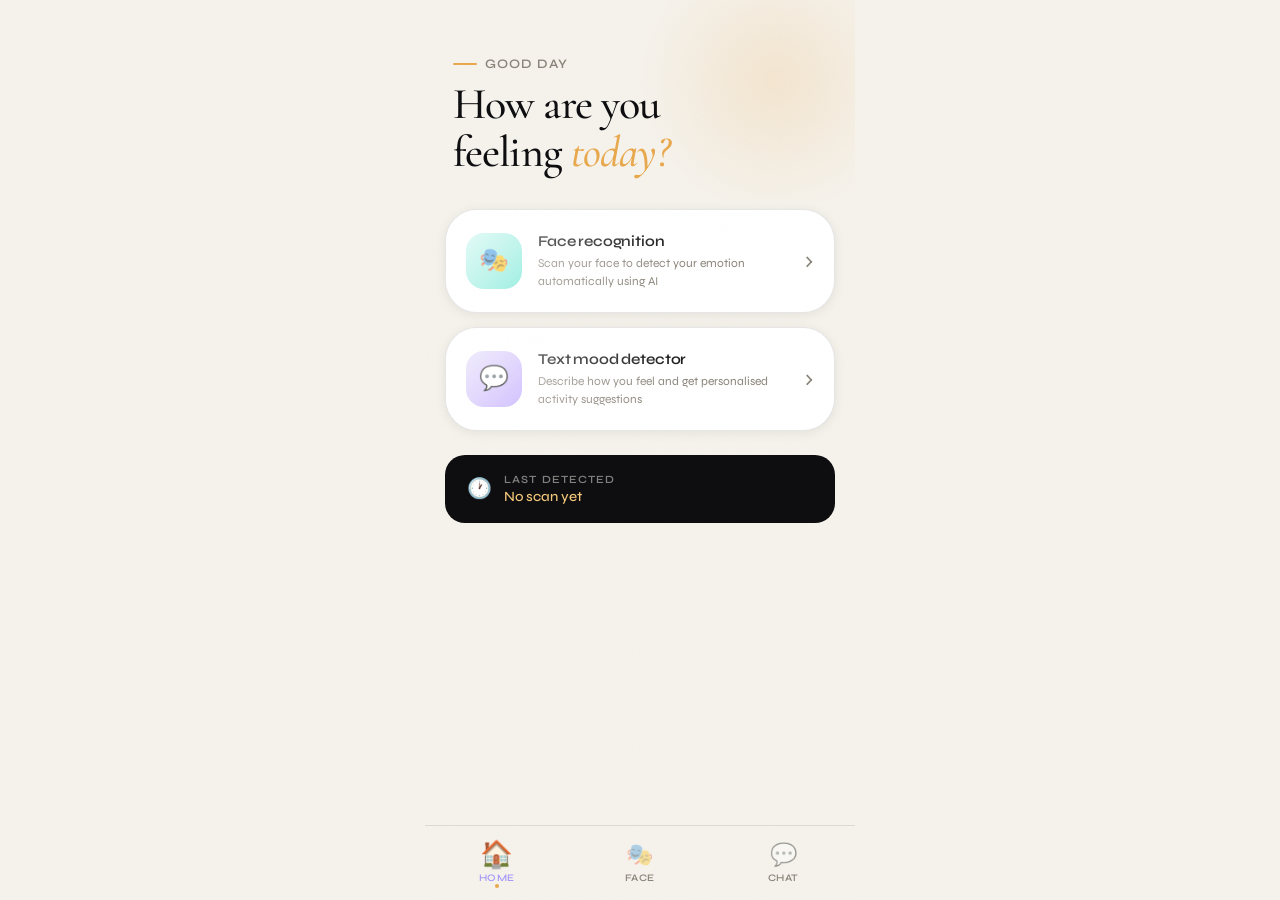
<file: templates/index.html>
<!doctype html>
<html lang="en">
  <head>
    <meta charset="UTF-8" />
    <meta name="viewport" content="width=device-width, initial-scale=1.0" />
    <title>MoodAI</title>
    <link href="https://fonts.googleapis.com/css2?family=Cormorant+Garamond:wght@400;500;600&family=Syne:wght@400;500;600;700&display=swap" rel="stylesheet"/>
    <link rel="stylesheet" href="/static/style.css" />
    <style>
      *, *::before, *::after { box-sizing: border-box; margin: 0; padding: 0; }

      :root {
        --ink: #0d0d0f;
        --paper: #f5f2ec;
        --cream: #ede8df;
        --amber: #e8a84c;
        --amber-glow: #f5c97a;
        --teal: #3ecfb2;
        --teal-dark: #1a9e87;
        --rose: #e8617a;
        --lavender: #9b7fe8;
        --muted: #8a8479;
        --card-bg: #ffffff;
        --border: rgba(13,13,15,0.10);
        --shadow-sm: 0 2px 12px rgba(13,13,15,0.07);
        --shadow-md: 0 8px 40px rgba(13,13,15,0.12);
        --shadow-lg: 0 20px 60px rgba(13,13,15,0.18);
        --radius: 20px;
        --radius-lg: 32px;
      }

      html, body {
        height: 100%;
        background: var(--paper);
        font-family: 'Syne', sans-serif;
        color: var(--ink);
        overflow: hidden;
      }

      /* ───── APP SHELL ───── */
      .app {
        position: relative;
        width: 100%;
        max-width: 430px;
        height: 100dvh;
        margin: 0 auto;
        background: var(--paper);
        overflow: hidden;
        display: flex;
        flex-direction: column;
      }

      /* noise texture overlay */
      .app::before {
        content: '';
        position: fixed;
        inset: 0;
        max-width: 430px;
        margin: auto;
        background-image: url("data:image/svg+xml,%3Csvg viewBox='0 0 256 256' xmlns='http://www.w3.org/2000/svg'%3E%3Cfilter id='noise'%3E%3CfeTurbulence type='fractalNoise' baseFrequency='0.9' numOctaves='4' stitchTiles='stitch'/%3E%3C/filter%3E%3Crect width='100%25' height='100%25' filter='url(%23noise)' opacity='0.03'/%3E%3C/svg%3E");
        pointer-events: none;
        z-index: 1000;
        opacity: 0.5;
      }

      /* ───── SCREENS ───── */
      .screen {
        display: none;
        flex-direction: column;
        flex: 1;
        overflow-y: auto;
        overflow-x: hidden;
        padding-bottom: 84px;
        scrollbar-width: none;
      }
      .screen::-webkit-scrollbar { display: none; }
      .screen.active { display: flex; }

      /* ───── HOME SCREEN ───── */
      .home-header {
        padding: 56px 28px 24px;
        position: relative;
        overflow: hidden;
      }

      .home-header::after {
        content: '';
        position: absolute;
        top: -60px;
        right: -60px;
        width: 280px;
        height: 280px;
        background: radial-gradient(circle, rgba(232,168,76,0.18) 0%, transparent 70%);
        pointer-events: none;
      }

      .greeting {
        font-size: 12px;
        font-weight: 600;
        letter-spacing: 0.18em;
        text-transform: uppercase;
        color: var(--amber);
        margin-bottom: 12px;
        display: flex;
        align-items: center;
        gap: 8px;
      }
      .greeting::before {
        content: '';
        display: inline-block;
        width: 24px;
        height: 2px;
        background: var(--amber);
        border-radius: 2px;
      }

      .home-header h1 {
        font-family: 'Cormorant Garamond', serif;
        font-size: 44px;
        font-weight: 500;
        line-height: 1.1;
        letter-spacing: -0.02em;
        color: var(--ink);
      }
      .home-header h1 span {
        color: var(--amber);
        font-style: italic;
      }

      .home-cards {
        padding: 8px 20px;
        display: flex;
        flex-direction: column;
        gap: 14px;
      }

      .mood-card {
        background: var(--card-bg);
        border-radius: var(--radius-lg);
        padding: 22px 20px;
        display: flex;
        align-items: center;
        gap: 16px;
        cursor: pointer;
        border: 1.5px solid var(--border);
        box-shadow: var(--shadow-sm);
        transition: transform 0.22s cubic-bezier(.34,1.56,.64,1), box-shadow 0.22s ease, border-color 0.22s;
        position: relative;
        overflow: hidden;
      }
      .mood-card::before {
        content: '';
        position: absolute;
        inset: 0;
        background: linear-gradient(135deg, rgba(255,255,255,0.6) 0%, transparent 60%);
        pointer-events: none;
      }
      .mood-card:active {
        transform: scale(0.97);
        box-shadow: var(--shadow-sm);
      }
      .mood-card:hover {
        transform: translateY(-3px) scale(1.01);
        box-shadow: var(--shadow-md);
        border-color: rgba(13,13,15,0.18);
      }

      .card-icon-wrap {
        width: 56px;
        height: 56px;
        border-radius: 18px;
        display: flex;
        align-items: center;
        justify-content: center;
        font-size: 24px;
        flex-shrink: 0;
      }
      .icon-teal { background: linear-gradient(135deg, #c2f5ed, #7ae8d6); }
      .icon-purple { background: linear-gradient(135deg, #e0d5f9, #c0aaff); }

      .card-info { flex: 1; }
      .card-title {
        font-size: 15px;
        font-weight: 600;
        color: var(--ink);
        margin-bottom: 4px;
        letter-spacing: -0.01em;
      }
      .card-desc {
        font-size: 12px;
        color: var(--muted);
        line-height: 1.5;
        font-weight: 400;
      }
      .card-arrow {
        font-size: 22px;
        color: var(--muted);
        font-weight: 300;
        flex-shrink: 0;
        transition: transform 0.2s ease, color 0.2s;
      }
      .mood-card:hover .card-arrow { transform: translateX(4px); color: var(--ink); }

      /* Stats strip */
      .stats-strip {
        margin: 16px 20px 0;
        background: var(--ink);
        border-radius: var(--radius);
        padding: 18px 22px;
        display: flex;
        align-items: center;
        gap: 12px;
        color: var(--paper);
      }
      .stats-icon { font-size: 20px; }
      .stats-label {
        font-size: 11px;
        font-weight: 600;
        letter-spacing: 0.1em;
        text-transform: uppercase;
        color: rgba(245,242,236,0.5);
        margin-bottom: 2px;
      }
      .stats-value {
        font-size: 14px;
        font-weight: 500;
        color: var(--amber-glow);
      }

      /* decorative orbs on home */
      .orb {
        position: absolute;
        border-radius: 50%;
        pointer-events: none;
        filter: blur(40px);
        opacity: 0.5;
      }

      /* ───── SCREEN HEADER ───── */
      .screen-header {
        display: flex;
        align-items: center;
        gap: 14px;
        padding: 52px 24px 16px;
        background: var(--paper);
        position: sticky;
        top: 0;
        z-index: 10;
        backdrop-filter: blur(12px);
      }
      .back-btn {
        width: 42px;
        height: 42px;
        border-radius: 14px;
        background: var(--card-bg);
        border: 1.5px solid var(--border);
        font-size: 22px;
        cursor: pointer;
        display: flex;
        align-items: center;
        justify-content: center;
        color: var(--ink);
        box-shadow: var(--shadow-sm);
        transition: transform 0.15s, box-shadow 0.15s;
        flex-shrink: 0;
      }
      .back-btn:hover { transform: scale(1.06); box-shadow: var(--shadow-md); }
      .screen-title {
        font-family: 'Cormorant Garamond', serif;
        font-size: 22px;
        font-weight: 600;
        color: var(--ink);
        letter-spacing: -0.01em;
      }
      .screen-sub {
        font-size: 12px;
        color: var(--muted);
        margin-top: 1px;
        font-weight: 400;
      }

      /* ───── FACE SCREEN ───── */
      .face-content {
        padding: 16px 20px 0;
        display: flex;
        flex-direction: column;
        gap: 14px;
      }

      .camera-box {
        position: relative;
        border-radius: var(--radius-lg);
        overflow: hidden;
        background: var(--ink);
        aspect-ratio: 3/4;
        max-height: 320px;
        box-shadow: var(--shadow-md);
      }

      .camera-placeholder {
        position: absolute;
        inset: 0;
        display: flex;
        flex-direction: column;
        align-items: center;
        justify-content: center;
        gap: 10px;
        color: rgba(245,242,236,0.5);
        font-size: 13px;
        background: linear-gradient(160deg, #1a1a1f 0%, #0d0d0f 100%);
      }
      .cam-icon { font-size: 40px; opacity: 0.4; }

      #videoFeed {
        width: 100%;
        height: 100%;
        object-fit: cover;
        display: none;
        transform: scaleX(-1);
      }

      .scan-overlay {
        position: absolute;
        inset: 0;
        display: none;
      }
      .scan-corner {
        position: absolute;
        width: 28px;
        height: 28px;
        border-color: var(--amber);
        border-style: solid;
        border-radius: 4px;
      }
      .tl { top: 20px; left: 20px; border-width: 3px 0 0 3px; }
      .tr { top: 20px; right: 20px; border-width: 3px 3px 0 0; }
      .bl { bottom: 20px; left: 20px; border-width: 0 0 3px 3px; }
      .br { bottom: 20px; right: 20px; border-width: 0 3px 3px 0; }

      .scan-line {
        position: absolute;
        left: 20px;
        right: 20px;
        height: 2px;
        background: linear-gradient(90deg, transparent, var(--amber), transparent);
        display: none;
        animation: scanMove 2s ease-in-out infinite;
        box-shadow: 0 0 12px var(--amber);
      }
      @keyframes scanMove {
        0%   { top: 20px; }
        50%  { top: calc(100% - 22px); }
        100% { top: 20px; }
      }

      /* ───── BUTTONS ───── */
      .btn {
        width: 100%;
        padding: 16px;
        border-radius: 16px;
        border: none;
        font-family: 'Syne', sans-serif;
        font-size: 14px;
        font-weight: 600;
        cursor: pointer;
        letter-spacing: 0.03em;
        transition: transform 0.18s cubic-bezier(.34,1.56,.64,1), box-shadow 0.18s, opacity 0.18s;
        display: flex;
        align-items: center;
        justify-content: center;
        gap: 8px;
      }
      .btn:active { transform: scale(0.97); }
      .btn-purple {
        background: var(--ink);
        color: var(--paper);
        box-shadow: 0 6px 24px rgba(13,13,15,0.25);
      }
      .btn-purple:hover { transform: translateY(-2px); box-shadow: 0 10px 30px rgba(13,13,15,0.3); }
      .btn-purple:disabled { opacity: 0.6; cursor: not-allowed; transform: none; }
      .btn-outline {
        background: transparent;
        color: var(--muted);
        border: 1.5px solid var(--border);
      }
      .btn-outline:hover { background: var(--cream); color: var(--ink); }

      .spinner {
        width: 16px;
        height: 16px;
        border: 2px solid rgba(245,242,236,0.3);
        border-top-color: var(--paper);
        border-radius: 50%;
        animation: spin 0.8s linear infinite;
        display: inline-block;
      }
      @keyframes spin { to { transform: rotate(360deg); } }

      /* ───── RESULT SCREEN ───── */
      .result-content {
        padding: 8px 20px 0;
        display: flex;
        flex-direction: column;
        gap: 6px;
      }

      .result-hero {
        background: var(--ink);
        border-radius: var(--radius-lg);
        padding: 28px 24px;
        text-align: center;
        position: relative;
        overflow: hidden;
        margin-bottom: 6px;
      }
      .result-hero::before {
        content: '';
        position: absolute;
        top: -40px; right: -40px;
        width: 160px; height: 160px;
        background: radial-gradient(circle, rgba(232,168,76,0.2), transparent 70%);
      }
      .result-hero::after {
        content: '';
        position: absolute;
        bottom: -40px; left: -40px;
        width: 160px; height: 160px;
        background: radial-gradient(circle, rgba(62,207,178,0.12), transparent 70%);
      }

      #resultBadge {
        font-family: 'Cormorant Garamond', serif;
        font-size: 28px;
        font-weight: 600;
        color: var(--amber-glow);
        letter-spacing: -0.01em;
        position: relative;
        z-index: 1;
      }
      #resultSub {
        font-size: 13px;
        color: rgba(245,242,236,0.6);
        margin-top: 6px;
        font-weight: 400;
        position: relative;
        z-index: 1;
      }

      .section-label {
        font-size: 10px;
        font-weight: 700;
        letter-spacing: 0.18em;
        text-transform: uppercase;
        color: var(--muted);
        margin-top: 14px;
        margin-bottom: 10px;
      }

      .emotion-bar { margin-bottom: 10px; }
      .bar-header {
        display: flex;
        justify-content: space-between;
        font-size: 12px;
        font-weight: 500;
        color: var(--ink);
        margin-bottom: 5px;
        text-transform: capitalize;
      }
      .bar-header span:last-child { color: var(--muted); }
      .bar-track {
        height: 6px;
        background: var(--cream);
        border-radius: 999px;
        overflow: hidden;
      }
      .bar-fill {
        height: 100%;
        background: linear-gradient(90deg, var(--amber), var(--amber-glow));
        border-radius: 999px;
        transition: width 0.8s cubic-bezier(.22,1,.36,1);
      }

      .activity-row {
        display: flex;
        align-items: center;
        gap: 12px;
        background: var(--card-bg);
        border-radius: var(--radius);
        padding: 14px 16px;
        border: 1.5px solid var(--border);
        margin-bottom: 10px;
        box-shadow: var(--shadow-sm);
      }
      .act-icon {
        width: 38px;
        height: 38px;
        border-radius: 12px;
        background: linear-gradient(135deg, #fff9ed, #ffedb3);
        display: flex;
        align-items: center;
        justify-content: center;
        font-size: 18px;
        flex-shrink: 0;
      }
      .act-title { font-size: 13px; font-weight: 600; color: var(--ink); }
      .act-desc { font-size: 11px; color: var(--muted); margin-top: 2px; }

      .msg-box {
        background: linear-gradient(135deg, #f0faf7, #e6f7f3);
        border: 1.5px solid rgba(62,207,178,0.25);
        border-radius: var(--radius);
        padding: 16px;
        font-size: 13px;
        line-height: 1.6;
        color: var(--ink);
      }
      .copy-btn {
        margin-top: 10px;
        background: var(--teal);
        color: white;
        border: none;
        border-radius: 12px;
        padding: 10px 18px;
        font-family: 'Syne', sans-serif;
        font-size: 12px;
        font-weight: 600;
        cursor: pointer;
        letter-spacing: 0.05em;
        transition: transform 0.15s, box-shadow 0.15s;
      }
      .copy-btn:hover { transform: translateY(-1px); box-shadow: 0 4px 12px rgba(62,207,178,0.4); }

      /* ───── TEXT / CHAT SCREEN ───── */
      .text-content {
        display: flex;
        flex-direction: column;
        flex: 1;
        height: 100%;
        padding: 0;
      }

      .chat-messages {
        flex: 1;
        padding: 12px 20px;
        overflow-y: auto;
        display: flex;
        flex-direction: column;
        gap: 12px;
        scrollbar-width: none;
      }
      .chat-messages::-webkit-scrollbar { display: none; }

      .bubble {
        max-width: 82%;
        padding: 13px 16px;
        border-radius: 20px;
        font-size: 13px;
        line-height: 1.6;
        font-weight: 400;
        animation: fadeUp 0.3s ease;
      }
      @keyframes fadeUp {
        from { opacity: 0; transform: translateY(8px); }
        to   { opacity: 1; transform: translateY(0); }
      }
      .bubble.bot {
        background: var(--card-bg);
        border: 1.5px solid var(--border);
        color: var(--ink);
        align-self: flex-start;
        border-bottom-left-radius: 6px;
        box-shadow: var(--shadow-sm);
      }
      .bubble.user {
        background: var(--ink);
        color: var(--paper);
        align-self: flex-end;
        border-bottom-right-radius: 6px;
        box-shadow: 0 4px 16px rgba(13,13,15,0.2);
      }
      .bubble.loading {
        color: var(--muted);
        font-style: italic;
      }

      .activities-bubble {
        background: var(--card-bg);
        border: 1.5px solid var(--border);
        border-radius: 20px;
        padding: 16px;
        align-self: flex-start;
        max-width: 95%;
        box-shadow: var(--shadow-sm);
        animation: fadeUp 0.3s ease;
      }

      .chat-input-area {
        display: flex;
        align-items: center;
        gap: 10px;
        padding: 14px 20px;
        background: var(--paper);
        border-top: 1.5px solid var(--border);
        backdrop-filter: blur(12px);
      }

      #moodInput {
        flex: 1;
        background: var(--card-bg);
        border: 1.5px solid var(--border);
        border-radius: 16px;
        padding: 13px 16px;
        font-family: 'Syne', sans-serif;
        font-size: 13px;
        color: var(--ink);
        outline: none;
        transition: border-color 0.2s, box-shadow 0.2s;
      }
      #moodInput::placeholder { color: var(--muted); }
      #moodInput:focus {
        border-color: var(--amber);
        box-shadow: 0 0 0 3px rgba(232,168,76,0.12);
      }

      .send-btn {
        width: 46px;
        height: 46px;
        border-radius: 14px;
        background: var(--ink);
        border: none;
        cursor: pointer;
        display: flex;
        align-items: center;
        justify-content: center;
        color: var(--paper);
        flex-shrink: 0;
        transition: transform 0.18s cubic-bezier(.34,1.56,.64,1), box-shadow 0.18s;
        box-shadow: 0 4px 14px rgba(13,13,15,0.22);
      }
      .send-btn:hover { transform: scale(1.1); box-shadow: 0 6px 20px rgba(13,13,15,0.3); }
      .send-btn:active { transform: scale(0.96); }

      /* ───── BOTTOM NAV ───── */
      .nav-bar {
        position: fixed;
        bottom: 0;
        left: 50%;
        transform: translateX(-50%);
        width: 100%;
        max-width: 430px;
        background: rgba(245,242,236,0.92);
        backdrop-filter: blur(20px);
        border-top: 1.5px solid var(--border);
        display: flex;
        padding: 10px 0 calc(10px + env(safe-area-inset-bottom));
        z-index: 100;
      }

      .nav-item {
        flex: 1;
        display: flex;
        flex-direction: column;
        align-items: center;
        gap: 4px;
        cursor: pointer;
        padding: 6px 0;
        border-radius: 12px;
        transition: background 0.2s;
        color: var(--muted);
        font-size: 10px;
        font-weight: 600;
        letter-spacing: 0.05em;
        text-transform: uppercase;
      }
      .nav-item:hover { background: var(--cream); }
      .nav-icon { font-size: 20px; transition: transform 0.25s cubic-bezier(.34,1.56,.64,1); }
      .nav-item.active { color: var(--ink); }
      .nav-item.active .nav-icon { transform: scale(1.2); }

      /* active nav indicator dot */
      .nav-item.active span:not(.nav-icon) {
        position: relative;
      }
      .nav-item.active span:not(.nav-icon)::after {
        content: '';
        position: absolute;
        bottom: -4px;
        left: 50%;
        transform: translateX(-50%);
        width: 4px;
        height: 4px;
        background: var(--amber);
        border-radius: 50%;
      }

      /* ───── LAST MOOD BADGE ───── */
      .last-mood {
        margin: 16px 20px 0;
        display: flex;
        align-items: center;
        gap: 10px;
        background: var(--cream);
        border-radius: var(--radius);
        padding: 14px 18px;
        border: 1.5px solid var(--border);
        font-size: 12px;
        color: var(--muted);
        font-weight: 400;
      }
      .last-mood strong { color: var(--ink); font-weight: 600; }

      /* ───── MISC ───── */
      canvas { display: none; }

      @media (max-width: 400px) {
        .home-header h1 { font-size: 36px; }
      }
    </style>
  </head>
  <body>
    <div class="app">

      <!-- HOME -->
      <div id="screen-home" class="screen active">
        <div class="home-header">
          <div class="greeting">Good day</div>
          <h1>How are you<br />feeling <span>today?</span></h1>
        </div>

        <div class="home-cards">
          <div
            class="mood-card"
            onclick="showScreen('screen-face'); startCamera();"
          >
            <div class="card-icon-wrap icon-teal">🎭</div>
            <div class="card-info">
              <div class="card-title">Face recognition</div>
              <div class="card-desc">Scan your face to detect your emotion automatically using AI</div>
            </div>
            <div class="card-arrow">›</div>
          </div>

          <div class="mood-card" onclick="showScreen('screen-text')">
            <div class="card-icon-wrap icon-purple">💬</div>
            <div class="card-info">
              <div class="card-title">Text mood detector</div>
              <div class="card-desc">Describe how you feel and get personalised activity suggestions</div>
            </div>
            <div class="card-arrow">›</div>
          </div>
        </div>

        <div class="stats-strip">
          <div class="stats-icon">🕐</div>
          <div>
            <div class="stats-label">Last detected</div>
            <div class="stats-value" id="lastMoodLabel">No scan yet</div>
          </div>
        </div>
      </div>

      <!-- FACE SCREEN -->
      <div id="screen-face" class="screen">
        <div class="screen-header">
          <button class="back-btn" onclick="goBack('screen-home'); stopCamera();">‹</button>
          <div>
            <div class="screen-title">Face scan</div>
            <div class="screen-sub">Position your face in the frame</div>
          </div>
        </div>

        <div class="face-content">
          <div class="camera-box">
            <div class="camera-placeholder" id="camPlaceholder">
              <div class="cam-icon">📷</div>
              <p>Camera loading...</p>
            </div>
            <video id="videoFeed" autoplay playsinline></video>
            <div class="scan-overlay" id="scanOverlay">
              <div class="scan-corner tl"></div>
              <div class="scan-corner tr"></div>
              <div class="scan-corner bl"></div>
              <div class="scan-corner br"></div>
              <div class="scan-line" id="scanLine"></div>
            </div>
            <canvas id="captureCanvas" style="display:none"></canvas>
          </div>

          <button class="btn btn-purple" id="scanBtn" onclick="captureAndAnalyze()">
            Scan my face
          </button>
          <button class="btn btn-outline" onclick="goBack('screen-home'); stopCamera();">
            Cancel
          </button>
        </div>
      </div>

      <!-- RESULT SCREEN -->
      <div id="screen-result" class="screen">
        <div class="screen-header">
          <button class="back-btn" onclick="goBack('screen-home')">‹</button>
          <div>
            <div class="screen-title">Your mood result</div>
            <div class="screen-sub">Detected from face scan</div>
          </div>
        </div>

        <div class="result-content">
          <div class="result-hero">
            <div id="resultBadge">😊 Happy · 87%</div>
            <div id="resultSub">You seem to be in a great mood!</div>
          </div>

          <div class="section-label">Emotion breakdown</div>
          <div id="emotionBars"></div>

          <div class="section-label" style="margin-top:8px">Suggested activities</div>
          <div class="activities-list" id="faceActivities"></div>

          <div id="faceMessageWrap"></div>

          <button class="btn btn-purple" onclick="goBack('screen-home')" style="margin-top:8px">
            Done
          </button>
        </div>
      </div>

      <!-- TEXT SCREEN -->
      <div id="screen-text" class="screen">
        <div class="screen-header">
          <button class="back-btn" onclick="goBack('screen-home')">‹</button>
          <div>
            <div class="screen-title">Text mood detector</div>
            <div class="screen-sub">Tell me how you feel</div>
          </div>
        </div>

        <div class="text-content">
          <div class="chat-messages" id="chatMessages">
            <div class="bubble bot">
              Hey! Tell me how you are feeling or what mood you are in. I will suggest the perfect activities just for you 😊
            </div>
          </div>
          <div class="chat-input-area">
            <input
              type="text"
              id="moodInput"
              placeholder="e.g. I have a mood of crying..."
              onkeydown="if(event.key==='Enter') sendMood();"
            />
            <button class="send-btn" onclick="sendMood()">
              <svg width="18" height="18" viewBox="0 0 24 24" fill="none" stroke="currentColor" stroke-width="2">
                <line x1="22" y1="2" x2="11" y2="13"/>
                <polygon points="22 2 15 22 11 13 2 9 22 2"/>
              </svg>
            </button>
          </div>
        </div>
      </div>

      <!-- BOTTOM NAV -->
      <div class="nav-bar">
        <div class="nav-item active" id="nav-home" onclick="showScreen('screen-home'); stopCamera();">
          <div class="nav-icon">🏠</div>
          <span>Home</span>
        </div>
        <div class="nav-item" id="nav-face" onclick="showScreen('screen-face'); startCamera();">
          <div class="nav-icon">🎭</div>
          <span>Face</span>
        </div>
        <div class="nav-item" id="nav-text" onclick="showScreen('screen-text'); stopCamera();">
          <div class="nav-icon">💬</div>
          <span>Chat</span>
        </div>
      </div>
    </div>

    <script>
      let stream = null;

      function showScreen(id) {
        document.querySelectorAll(".screen").forEach(s => s.classList.remove("active"));
        document.getElementById(id).classList.add("active");
        document.querySelectorAll(".nav-item").forEach(n => n.classList.remove("active"));
        const map = {
          "screen-home":   "nav-home",
          "screen-face":   "nav-face",
          "screen-text":   "nav-text",
          "screen-result": "nav-face",
        };
        if (map[id]) document.getElementById(map[id]).classList.add("active");
      }

      function goBack(to) { showScreen(to); }

      async function startCamera() {
        try {
          stream = await navigator.mediaDevices.getUserMedia({ video: { facingMode: "user" } });
          const video = document.getElementById("videoFeed");
          video.srcObject = stream;
          video.style.display = "block";
          document.getElementById("camPlaceholder").style.display = "none";
          document.getElementById("scanOverlay").style.display = "block";
        } catch (e) {
          document.getElementById("camPlaceholder").querySelector("p").textContent = "Camera access denied";
        }
      }

      function stopCamera() {
        if (stream) { stream.getTracks().forEach(t => t.stop()); stream = null; }
        const video = document.getElementById("videoFeed");
        video.style.display = "none";
        document.getElementById("camPlaceholder").style.display = "flex";
        document.getElementById("scanOverlay").style.display = "none";
      }

      async function captureAndAnalyze() {
        const video  = document.getElementById("videoFeed");
        const canvas = document.getElementById("captureCanvas");
        const btn    = document.getElementById("scanBtn");
        if (!stream) { alert("Camera not ready"); return; }
        canvas.width  = video.videoWidth;
        canvas.height = video.videoHeight;
        canvas.getContext("2d").drawImage(video, 0, 0);
        const imageData = canvas.toDataURL("image/jpeg", 0.8);
        btn.innerHTML = '<span class="spinner"></span> Analyzing...';
        btn.disabled = true;
        document.getElementById("scanLine").style.display = "block";
        try {
          const res  = await fetch("/analyze-face", {
            method: "POST",
            headers: { "Content-Type": "application/json" },
            body: JSON.stringify({ image: imageData }),
          });
          const data = await res.json();
          if (data.error) { alert("Error: " + data.error); return; }
          stopCamera();
          showResult(data);
        } catch (e) {
          alert("Server error. Make sure Flask is running.");
        } finally {
          btn.innerHTML = "Scan my face";
          btn.disabled  = false;
          document.getElementById("scanLine").style.display = "none";
        }
      }

      function showResult(data) {
        const emojiMap = { happy:"😊", sad:"😢", angry:"😠", fear:"😨", surprise:"😲", neutral:"😐", disgust:"🤢" };
        const emoji = emojiMap[data.dominant_emotion?.toLowerCase()] || "🙂";

        document.getElementById("resultBadge").textContent =
          `${emoji} ${data.dominant_emotion} · ${data.confidence ? (data.confidence*100).toFixed(0) : 0}%`;
        document.getElementById("resultSub").textContent = data.response || "";

        const barsDiv = document.getElementById("emotionBars");
        barsDiv.innerHTML = "";
        if (data.all_emotions) {
          const sorted = Object.entries(data.all_emotions).sort((a,b)=>b[1]-a[1]).slice(0,5);
          sorted.forEach(([label, val]) => {
            barsDiv.innerHTML += `<div class="emotion-bar"><div class="bar-header"><span>${label}</span><span>${val}%</span></div><div class="bar-track"><div class="bar-fill" style="width:${val}%"></div></div></div>`;
          });
        }

        const actsDiv = document.getElementById("faceActivities");
        actsDiv.innerHTML = "";
        if (data.activities) {
          data.activities.forEach(a => {
            actsDiv.innerHTML += `
              <div class="activity-row">
                <div class="act-icon">✨</div>
                <div class="act-info">
                  <div class="act-title">${a}</div>
                  <div class="act-desc">Suggested based on your mood</div>
                </div>
              </div>`;
          });
        }

        const msgWrap = document.getElementById("faceMessageWrap");
        msgWrap.innerHTML = "";
        if (data.message) {
          msgWrap.innerHTML = `<div class="section-label" style="margin-top:16px">Message you can send</div><div class="msg-box">${data.message}</div><button class="copy-btn" onclick="navigator.clipboard.writeText(this.previousElementSibling.textContent)">Copy message</button>`;
        }

        document.getElementById("lastMoodLabel").textContent = `${data.dominant_emotion} · just now`;
        showScreen("screen-result");
      }

      function addBubble(html, type) {
        const div = document.createElement("div");
        div.className = `bubble ${type}`;
        div.innerHTML = html;
        document.getElementById("chatMessages").appendChild(div);
        div.scrollIntoView({ behavior: "smooth" });
        return div;
      }

      async function sendMood() {
        const input = document.getElementById("moodInput");
        const text  = input.value.trim();
        if (!text) return;
        input.value = "";
        addBubble(text, "user");
        const loader = addBubble("Thinking...", "bot loading");
        try {
          const res  = await fetch("/analyze-text", {
            method: "POST",
            headers: { "Content-Type": "application/json" },
            body: JSON.stringify({ text }),
          });
          const data = await res.json();
          loader.remove();
          if (data.error) { addBubble("Error: " + data.error, "bot"); return; }
          addBubble(data.response || "Here are some suggestions!", "bot");

          if (data.activities && data.activities.length > 0) {
            const wrap = document.createElement("div");
            wrap.className = "activities-bubble";
            let html = '<div class="section-label" style="margin-bottom:10px">Things you can do right now</div>';
            data.activities.forEach(a => {
              html += `<div class="activity-row" style="margin-bottom:8px">
                <div class="act-icon">✨</div>
                <div class="act-info">
                  <div class="act-title">${a}</div>
                  <div class="act-desc">Suggested activity</div>
                </div>
              </div>`;
            });
            wrap.innerHTML = html;
            document.getElementById("chatMessages").appendChild(wrap);
            wrap.scrollIntoView({ behavior: "smooth" });
          }

          if (data.message) {
            const msgWrap = document.createElement("div");
            msgWrap.className = "activities-bubble";
            msgWrap.innerHTML = `<div class="section-label" style="margin-bottom:8px">Message you can send</div><div class="msg-box">${data.message}</div><button class="copy-btn" onclick="navigator.clipboard.writeText(this.previousElementSibling.textContent)">Copy</button>`;
            document.getElementById("chatMessages").appendChild(msgWrap);
            msgWrap.scrollIntoView({ behavior: "smooth" });
          }
        } catch (e) {
          loader.remove();
          addBubble("Server error. Make sure Flask is running on port 5000.", "bot");
        }
      }
    </script>
  </body>
</html>
</file>
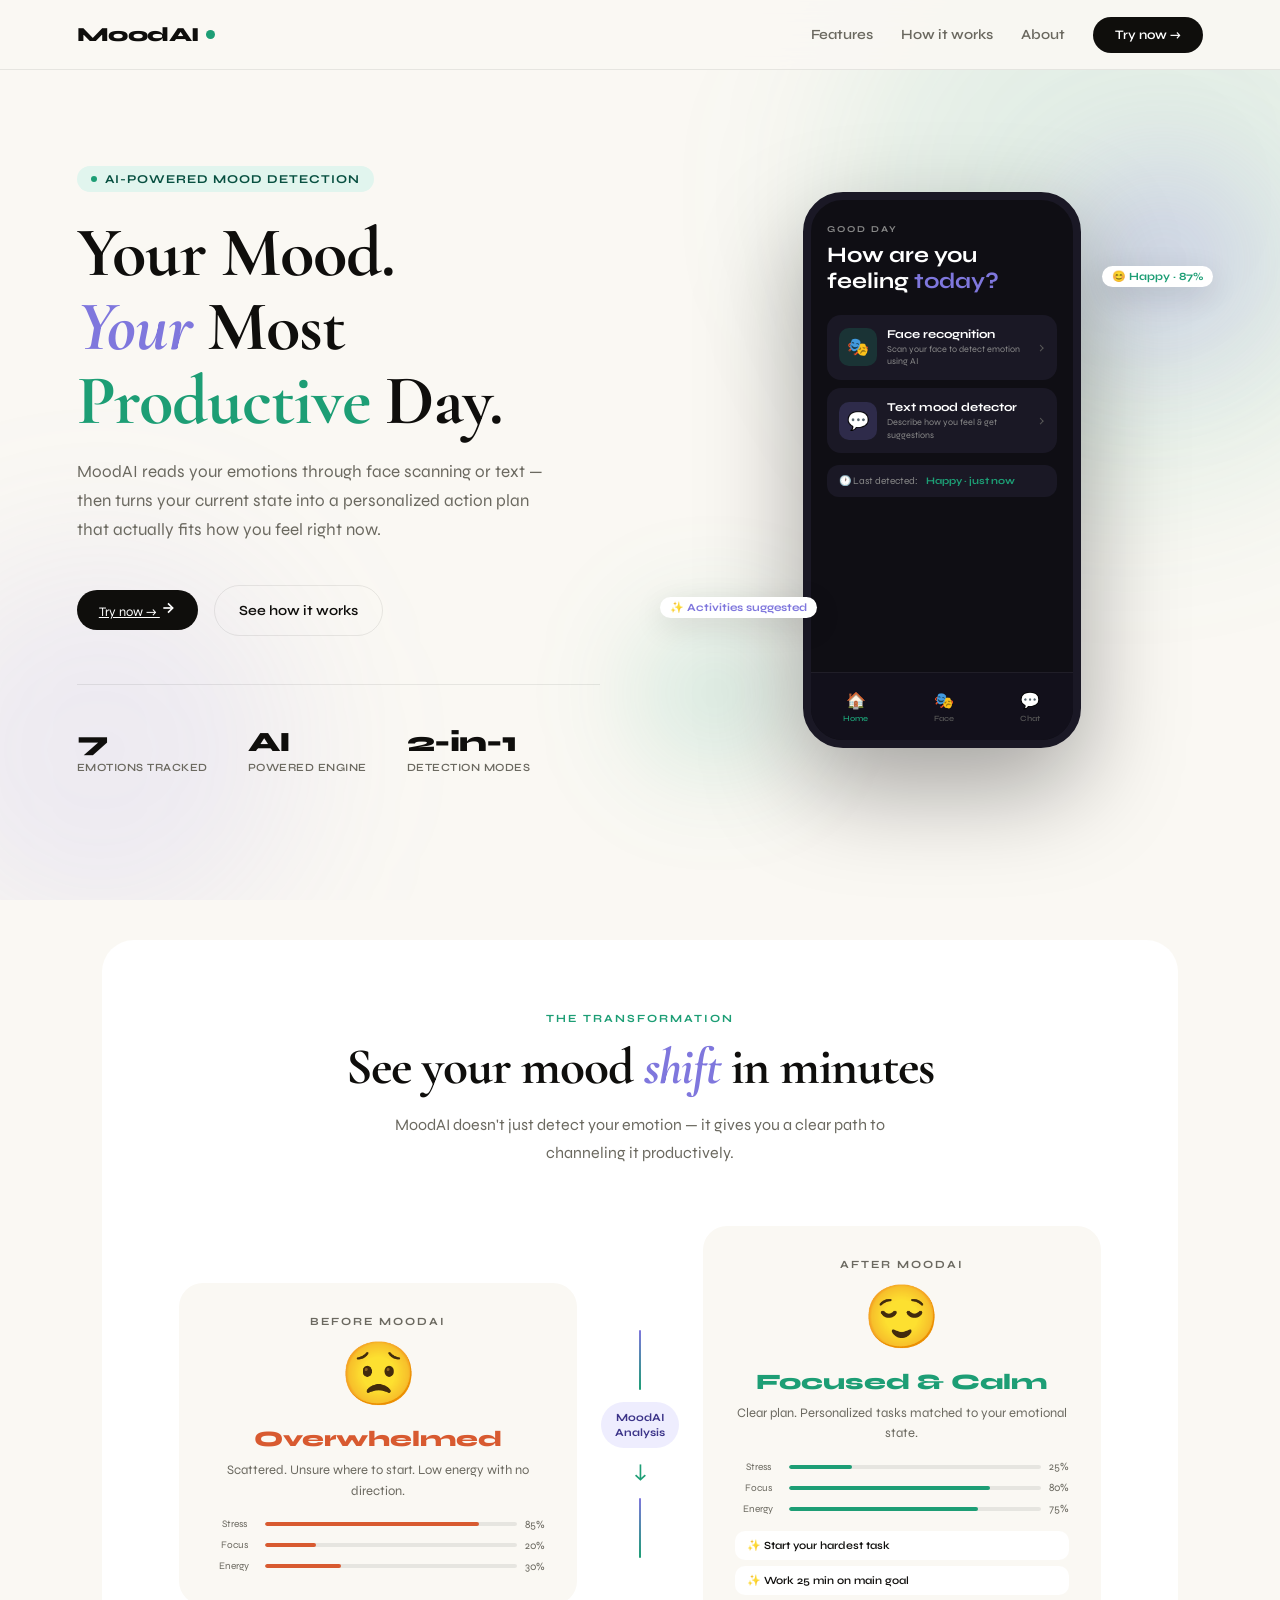
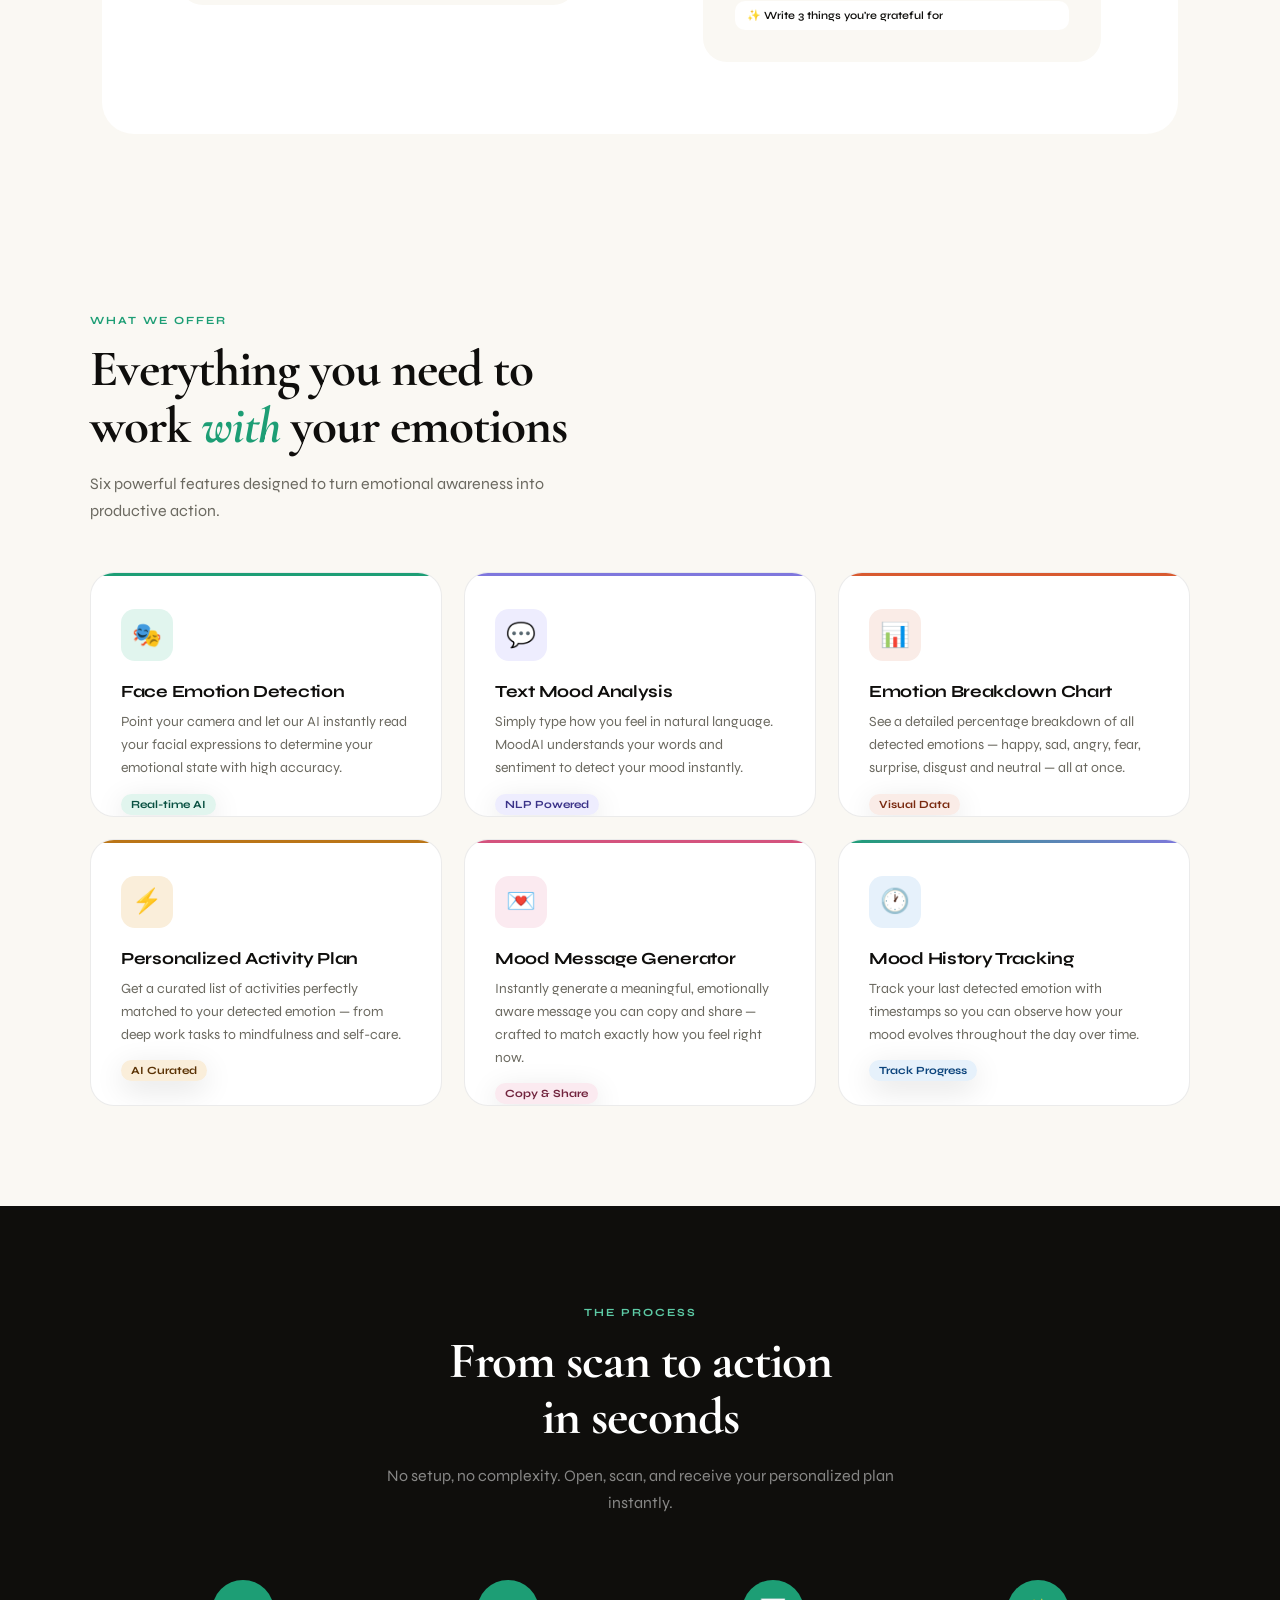
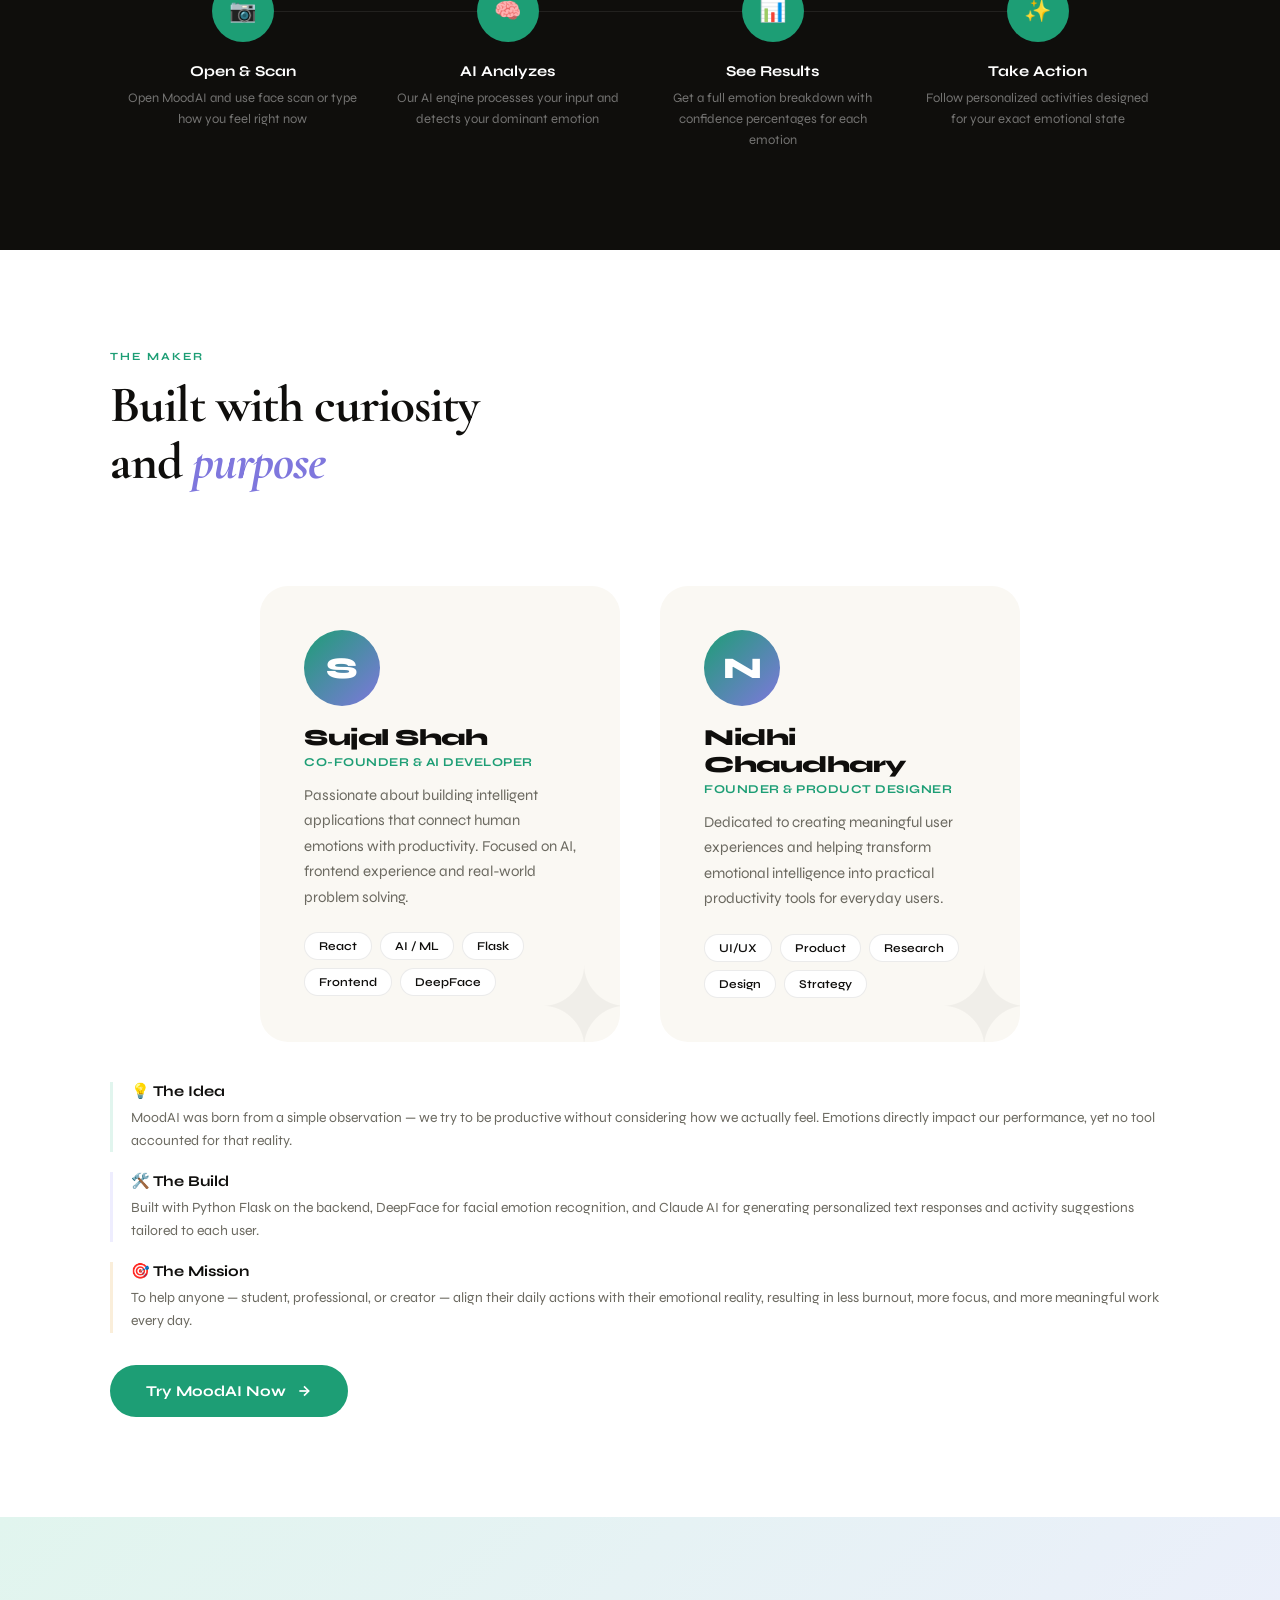
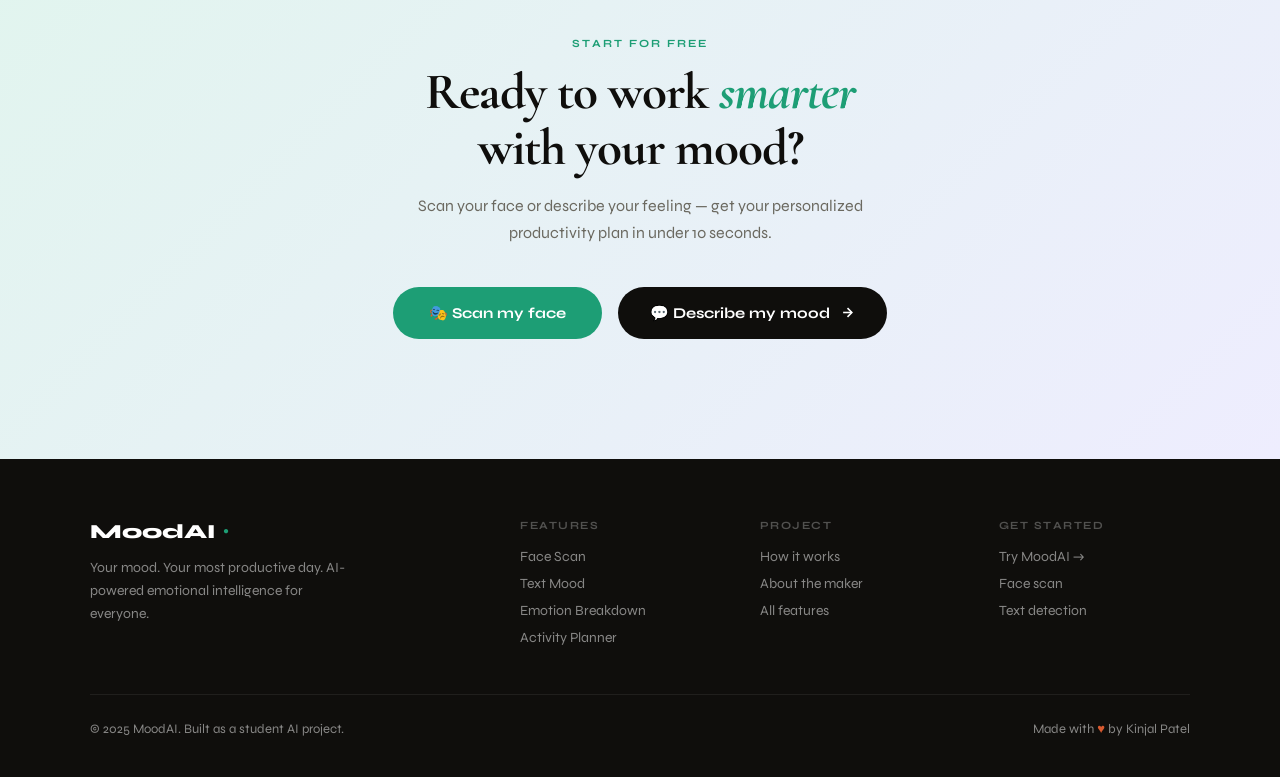
<file: templates/landing.html>
<!doctype html>
<html lang="en">
  <head>
    <meta charset="UTF-8" />
    <meta name="viewport" content="width=device-width, initial-scale=1.0" />
    <title>MoodAI — Feel Better, Work Smarter</title>
    <link
      href="https://fonts.googleapis.com/css2?family=Cormorant+Garamond:ital,wght@0,500;0,700;1,500&family=Syne:wght@400;600;700;800&display=swap"
      rel="stylesheet"
    />
    <style>
      *,
      *::before,
      *::after {
        box-sizing: border-box;
        margin: 0;
        padding: 0;
      }
      :root {
        --teal: #1d9e75;
        --teal-l: #e1f5ee;
        --teal-d: #085041;
        --purple: #7f77dd;
        --purp-l: #eeedfe;
        --purp-d: #3c3489;
        --coral: #d85a30;
        --coral-l: #faece7;
        --amber: #ba7517;
        --amb-l: #faeeda;
        --ink: #0f0e0c;
        --cream: #faf8f3;
        --muted: #6b6960;
        --border: rgba(0, 0, 0, 0.08);
      }
      html {
        scroll-behavior: smooth;
      }
      body {
        font-family: "Syne", sans-serif;
        background: var(--cream);
        color: var(--ink);
        overflow-x: hidden;
      }

      /* NAV */
      nav {
        position: fixed;
        top: 0;
        left: 0;
        right: 0;
        z-index: 200;
        display: flex;
        align-items: center;
        justify-content: space-between;
        padding: 0 6vw;
        height: 70px;
        background: rgba(250, 248, 243, 0.9);
        backdrop-filter: blur(18px);
        border-bottom: 1px solid var(--border);
      }
      .nav-logo {
        font-size: 20px;
        font-weight: 800;
        letter-spacing: -0.5px;
        display: flex;
        align-items: center;
        gap: 7px;
        text-decoration: none;
        color: var(--ink);
      }
      .logo-dot {
        width: 9px;
        height: 9px;
        border-radius: 50%;
        background: var(--teal);
        animation: breathe 2.5s ease-in-out infinite;
      }
      @keyframes breathe {
        0%,
        100% {
          transform: scale(1);
          opacity: 1;
        }
        50% {
          transform: scale(1.4);
          opacity: 0.6;
        }
      }
      .nav-links {
        display: flex;
        align-items: center;
        gap: 28px;
      }
      .nav-links a {
        text-decoration: none;
        font-size: 14px;
        font-weight: 600;
        color: var(--muted);
        transition: color 0.2s;
      }
      .nav-links a:hover {
        color: var(--ink);
      }
      .nav-cta {
        background: var(--ink);
        color: #fff !important;
        padding: 10px 22px;
        border-radius: 100px;
        font-size: 13px !important;
        transition: all 0.2s !important;
      }
      .nav-cta:hover {
        background: #333;
        transform: translateY(-1px) !important;
      }

      /* HERO */
      .hero {
        min-height: 100vh;
        display: flex;
        align-items: center;
        padding: 120px 6vw 80px;
        position: relative;
        overflow: hidden;
      }
      .hbc {
        position: absolute;
        border-radius: 50%;
        filter: blur(80px);
        pointer-events: none;
      }
      .hbc1 {
        width: 600px;
        height: 600px;
        background: rgba(29, 158, 117, 0.1);
        top: -100px;
        right: -150px;
      }
      .hbc2 {
        width: 400px;
        height: 400px;
        background: rgba(127, 119, 221, 0.1);
        bottom: -50px;
        left: -100px;
      }
      .hero-inner {
        max-width: 1160px;
        margin: 0 auto;
        width: 100%;
        display: grid;
        grid-template-columns: 1fr 1fr;
        gap: 80px;
        align-items: center;
        position: relative;
        z-index: 1;
      }
      .hero-badge {
        display: inline-flex;
        align-items: center;
        gap: 8px;
        background: var(--teal-l);
        color: var(--teal-d);
        font-size: 12px;
        font-weight: 700;
        letter-spacing: 1px;
        text-transform: uppercase;
        padding: 6px 14px;
        border-radius: 100px;
        margin-bottom: 24px;
      }
      .bdot {
        width: 6px;
        height: 6px;
        border-radius: 50%;
        background: var(--teal);
        animation: breathe 2s infinite;
      }
      h1 {
        font-family: "Cormorant Garamond", serif;
        font-size: clamp(46px, 5.5vw, 78px);
        font-weight: 700;
        line-height: 1.05;
        letter-spacing: -1px;
        margin-bottom: 20px;
      }
      h1 em {
        font-style: italic;
        color: var(--purple);
      }
      h1 span {
        color: var(--teal);
      }
      .hero-sub {
        font-size: 17px;
        color: var(--muted);
        line-height: 1.7;
        max-width: 480px;
        margin-bottom: 40px;
      }
      .hero-actions {
        display: flex;
        align-items: center;
        gap: 16px;
        flex-wrap: wrap;
      }
      .btn-primary {
        display: inline-flex;
        align-items: center;
        gap: 10px;
        background: var(--ink);
        color: #fff;
        text-decoration: none;
        padding: 16px 32px;
        border-radius: 100px;
        font-size: 15px;
        font-weight: 700;
        transition: all 0.25s;
        border: none;
        cursor: pointer;
      }
      .btn-primary:hover {
        background: #222;
        transform: translateY(-2px);
        box-shadow: 0 12px 40px rgba(0, 0, 0, 0.2);
      }
      .btn-primary svg {
        transition: transform 0.25s;
      }
      .btn-primary:hover svg {
        transform: translateX(4px);
      }
      .btn-ghost {
        display: inline-flex;
        align-items: center;
        gap: 8px;
        color: var(--ink);
        text-decoration: none;
        font-size: 14px;
        font-weight: 600;
        padding: 16px 24px;
        border-radius: 100px;
        border: 1.5px solid var(--border);
        transition: all 0.2s;
      }
      .btn-ghost:hover {
        border-color: var(--ink);
      }
      .hero-stats {
        display: flex;
        gap: 40px;
        margin-top: 48px;
        padding-top: 40px;
        border-top: 1px solid var(--border);
      }
      .stat-num {
        font-size: 28px;
        font-weight: 800;
        letter-spacing: -1px;
      }
      .stat-lbl {
        font-size: 11px;
        color: var(--muted);
        margin-top: 2px;
        font-weight: 600;
        letter-spacing: 0.5px;
        text-transform: uppercase;
      }

      /* PHONE */
      .hero-visual {
        position: relative;
        display: flex;
        justify-content: center;
      }
      .phone-frame {
        width: 278px;
        height: 556px;
        background: #0f0e14;
        border-radius: 40px;
        border: 8px solid #1a1825;
        box-shadow:
          0 40px 100px rgba(0, 0, 0, 0.35),
          0 0 0 1px rgba(255, 255, 255, 0.05);
        overflow: hidden;
        position: relative;
        z-index: 2;
      }
      .phone-screen {
        position: absolute;
        inset: 0;
        padding: 24px 16px 80px;
        display: flex;
        flex-direction: column;
      }
      .ph-greet {
        font-size: 9px;
        font-weight: 700;
        letter-spacing: 2px;
        color: #888;
        text-transform: uppercase;
        margin-bottom: 8px;
      }
      .ph-h1 {
        font-size: 22px;
        font-weight: 700;
        color: #fff;
        line-height: 1.2;
        margin-bottom: 20px;
      }
      .ph-h1 s2 {
        color: #7f77dd;
      }
      .ph-card {
        background: #1a1825;
        border-radius: 14px;
        padding: 12px;
        display: flex;
        align-items: center;
        gap: 10px;
        margin-bottom: 8px;
      }
      .ph-icon {
        width: 38px;
        height: 38px;
        border-radius: 10px;
        display: flex;
        align-items: center;
        justify-content: center;
        font-size: 18px;
        flex-shrink: 0;
      }
      .ph-icon.t {
        background: rgba(29, 158, 117, 0.2);
      }
      .ph-icon.p {
        background: rgba(127, 119, 221, 0.2);
      }
      .ph-ct {
        font-size: 12px;
        font-weight: 700;
        color: #fff;
      }
      .ph-cd {
        font-size: 9px;
        color: #888;
        margin-top: 2px;
        line-height: 1.4;
      }
      .ph-arrow {
        margin-left: auto;
        color: #555;
        font-size: 14px;
      }
      .ph-last {
        background: #1a1825;
        border-radius: 12px;
        padding: 10px 12px;
        display: flex;
        align-items: center;
        gap: 8px;
        margin-top: 4px;
        font-size: 10px;
        color: #888;
      }
      .ph-last strong {
        color: #1d9e75;
      }
      .ph-nav {
        position: absolute;
        bottom: 0;
        left: 0;
        right: 0;
        height: 68px;
        background: #12101b;
        border-top: 1px solid rgba(255, 255, 255, 0.06);
        display: flex;
        align-items: center;
        justify-content: space-around;
      }
      .pn {
        display: flex;
        flex-direction: column;
        align-items: center;
        gap: 4px;
        font-size: 8px;
        color: #555;
        font-weight: 600;
      }
      .pn.on {
        color: #1d9e75;
      }
      .pni {
        font-size: 16px;
      }
      .pg {
        position: absolute;
        border-radius: 50%;
        filter: blur(55px);
        pointer-events: none;
        z-index: 1;
      }
      .pg1 {
        width: 200px;
        height: 200px;
        background: rgba(127, 119, 221, 0.22);
        top: -30px;
        right: -60px;
      }
      .pg2 {
        width: 150px;
        height: 150px;
        background: rgba(29, 158, 117, 0.18);
        bottom: -20px;
        left: -40px;
      }
      .ftag {
        position: absolute;
        background: #fff;
        border-radius: 14px;
        padding: 10px 14px;
        box-shadow: 0 8px 30px rgba(0, 0, 0, 0.12);
        display: flex;
        align-items: center;
        gap: 8px;
        font-size: 12px;
        font-weight: 700;
        white-space: nowrap;
        z-index: 3;
        animation: float 3s ease-in-out infinite;
      }
      .ftag.t1 {
        top: 60px;
        right: -10px;
        animation-delay: 0s;
      }
      .ftag.t2 {
        bottom: 130px;
        left: -20px;
        animation-delay: 1.5s;
      }
      @keyframes float {
        0%,
        100% {
          transform: translateY(0);
        }
        50% {
          transform: translateY(-8px);
        }
      }

      /* SECTIONS */
      section {
        padding: 100px 6vw;
        position: relative;
      }
      .sl {
        font-size: 11px;
        font-weight: 700;
        letter-spacing: 2px;
        text-transform: uppercase;
        color: var(--teal);
        margin-bottom: 14px;
      }
      .st {
        font-family: "Cormorant Garamond", serif;
        font-size: clamp(34px, 4vw, 54px);
        font-weight: 700;
        line-height: 1.1;
        letter-spacing: -1px;
        margin-bottom: 16px;
      }
      .ss {
        font-size: 16px;
        color: var(--muted);
        line-height: 1.7;
        max-width: 520px;
      }

      /* JOURNEY */
      .journey {
        background: #fff;
        border-radius: 32px;
        padding: 72px 6vw;
        margin: 0 4vw;
      }
      .journey-inner {
        max-width: 1060px;
        margin: 0 auto;
      }
      .jhead {
        text-align: center;
        margin-bottom: 60px;
      }
      .jflow {
        display: grid;
        grid-template-columns: 1fr auto 1fr;
        gap: 24px;
        align-items: center;
      }
      .mstate {
        background: var(--cream);
        border-radius: 24px;
        padding: 32px;
        text-align: center;
      }
      .mstate .mlbl {
        font-size: 11px;
        font-weight: 700;
        letter-spacing: 2px;
        text-transform: uppercase;
        color: var(--muted);
        margin-bottom: 10px;
      }
      .memoji {
        font-size: 62px;
        margin-bottom: 14px;
        display: block;
      }
      .mname {
        font-size: 22px;
        font-weight: 800;
        margin-bottom: 8px;
      }
      .mdesc {
        font-size: 13px;
        color: var(--muted);
        line-height: 1.6;
        margin-bottom: 16px;
      }
      .mbars {
        display: flex;
        flex-direction: column;
        gap: 8px;
      }
      .mbr {
        display: flex;
        align-items: center;
        gap: 8px;
        font-size: 11px;
        color: var(--muted);
      }
      .mbl {
        width: 46px;
        font-size: 10px;
      }
      .mbt {
        flex: 1;
        height: 4px;
        background: rgba(0, 0, 0, 0.08);
        border-radius: 100px;
        overflow: hidden;
      }
      .mbf {
        height: 100%;
        border-radius: 100px;
      }
      .mbf.b {
        background: var(--coral);
      }
      .mbf.a {
        background: var(--teal);
      }
      .jarrow {
        display: flex;
        flex-direction: column;
        align-items: center;
        gap: 12px;
      }
      .jaline {
        width: 2px;
        height: 60px;
        background: linear-gradient(to bottom, var(--purple), var(--teal));
        border-radius: 2px;
      }
      .jabadge {
        background: var(--purp-l);
        color: var(--purp-d);
        padding: 8px 14px;
        border-radius: 100px;
        font-size: 11px;
        font-weight: 700;
        text-align: center;
        line-height: 1.4;
      }
      .jachev {
        font-size: 22px;
        color: var(--teal);
      }
      .acts {
        margin-top: 16px;
        display: flex;
        flex-direction: column;
        gap: 6px;
      }
      .apill {
        background: #fff;
        border-radius: 10px;
        padding: 8px 12px;
        font-size: 11px;
        font-weight: 600;
        display: flex;
        align-items: center;
        gap: 6px;
        text-align: left;
      }

      /* FEATURES */
      .fgrid {
        display: grid;
        grid-template-columns: repeat(3, 1fr);
        gap: 22px;
        max-width: 1100px;
        margin: 48px auto 0;
      }
      .fcard {
        background: #fff;
        border-radius: 24px;
        padding: 36px 30px;
        border: 1px solid var(--border);
        transition:
          transform 0.25s,
          box-shadow 0.25s;
        position: relative;
        overflow: hidden;
      }
      .fcard:hover {
        transform: translateY(-4px);
        box-shadow: 0 20px 60px rgba(0, 0, 0, 0.08);
      }
      .fcard::before {
        content: "";
        position: absolute;
        top: 0;
        left: 0;
        right: 0;
        height: 3px;
        border-radius: 3px 3px 0 0;
      }
      .fcard.c1::before {
        background: var(--teal);
      }
      .fcard.c2::before {
        background: var(--purple);
      }
      .fcard.c3::before {
        background: var(--coral);
      }
      .fcard.c4::before {
        background: var(--amber);
      }
      .fcard.c5::before {
        background: #d4537e;
      }
      .fcard.c6::before {
        background: linear-gradient(90deg, var(--teal), var(--purple));
      }
      .fico {
        width: 52px;
        height: 52px;
        border-radius: 14px;
        display: flex;
        align-items: center;
        justify-content: center;
        font-size: 24px;
        margin-bottom: 20px;
      }
      .fico.t {
        background: var(--teal-l);
      }
      .fico.p {
        background: var(--purp-l);
      }
      .fico.c {
        background: var(--coral-l);
      }
      .fico.a {
        background: var(--amb-l);
      }
      .fico.k {
        background: #fbeaf0;
      }
      .fico.b {
        background: #e6f1fb;
      }
      .ftitle {
        font-size: 17px;
        font-weight: 700;
        margin-bottom: 8px;
        letter-spacing: -0.3px;
      }
      .fdesc {
        font-size: 14px;
        color: var(--muted);
        line-height: 1.65;
      }
      .ftag {
        display: inline-block;
        margin-top: 14px;
        font-size: 11px;
        font-weight: 700;
        padding: 4px 10px;
        border-radius: 100px;
      }
      .ftag.t {
        background: var(--teal-l);
        color: var(--teal-d);
      }
      .ftag.p {
        background: var(--purp-l);
        color: var(--purp-d);
      }
      .ftag.c {
        background: var(--coral-l);
        color: #7a2a10;
      }
      .ftag.a {
        background: var(--amb-l);
        color: #5a3205;
      }
      .ftag.k {
        background: #fbeaf0;
        color: #72243e;
      }
      .ftag.b {
        background: #e6f1fb;
        color: #0c447c;
      }

      /* HOW */
      .how-bg {
        background: var(--ink);
      }
      .how-bg .sl {
        color: #5dcaa5;
      }
      .how-bg .st {
        color: #fff;
      }
      .how-bg .ss {
        color: rgba(255, 255, 255, 0.5);
      }
      .steps {
        display: grid;
        grid-template-columns: repeat(4, 1fr);
        gap: 0;
        max-width: 1060px;
        margin: 64px auto 0;
        position: relative;
      }
      .steps::before {
        content: "";
        position: absolute;
        top: 31px;
        left: 12%;
        right: 12%;
        height: 1px;
        background: rgba(255, 255, 255, 0.08);
      }
      .step {
        padding: 0 18px;
        text-align: center;
        position: relative;
      }
      .snum {
        width: 62px;
        height: 62px;
        border-radius: 50%;
        background: var(--teal);
        display: flex;
        align-items: center;
        justify-content: center;
        margin: 0 auto 20px;
        font-size: 22px;
        position: relative;
        z-index: 1;
      }
      .stitle {
        font-size: 15px;
        font-weight: 700;
        color: #fff;
        margin-bottom: 8px;
      }
      .sdesc {
        font-size: 13px;
        color: rgba(255, 255, 255, 0.42);
        line-height: 1.6;
      }

      /* AUTHOR */
      .author-sec {
        background: #fff;
      }
      .author-inner {
        max-width: 1060px;
        margin: 0 auto;
      }
.agrid {
  display: flex;
  justify-content: center;
  gap: 40px;
  margin-top: 48px;
  flex-wrap: wrap;
}
.acard {
  background: var(--cream);
  border-radius: 28px;
  padding: 44px;
  position: relative;
  overflow: hidden;
  width: 360px;
  max-width: 100%;
}
      .acard::after {
        content: "✦";
        position: absolute;
        font-size: 110px;
        right: -10px;
        bottom: -24px;
        color: rgba(0, 0, 0, 0.04);
        font-family: "Cormorant Garamond", serif;
        line-height: 1;
      }
      .aavatar {
        width: 76px;
        height: 76px;
        border-radius: 50%;
        background: linear-gradient(135deg, var(--teal), var(--purple));
        display: flex;
        align-items: center;
        justify-content: center;
        font-size: 30px;
        font-weight: 800;
        color: #fff;
        margin-bottom: 18px;
      }
      .aname {
        font-size: 23px;
        font-weight: 800;
        letter-spacing: -0.5px;
        margin-bottom: 4px;
      }
      .arole {
        font-size: 12px;
        color: var(--teal);
        font-weight: 700;
        letter-spacing: 0.5px;
        text-transform: uppercase;
        margin-bottom: 14px;
      }
      .abio {
        font-size: 15px;
        color: var(--muted);
        line-height: 1.7;
        margin-bottom: 22px;
      }
      .atags {
        display: flex;
        flex-wrap: wrap;
        gap: 8px;
      }
      .atag {
        background: #fff;
        border-radius: 100px;
        padding: 6px 14px;
        font-size: 12px;
        font-weight: 600;
        color: var(--ink);
        border: 1px solid var(--border);
      }
      .astory {
        display: flex;
        flex-direction: column;
        gap: 20px;
      }
      .sblock {
        padding-left: 18px;
        border-left: 3px solid var(--teal-l);
      }
      .sblock.p {
        border-left-color: var(--purp-l);
      }
      .sblock.a {
        border-left-color: var(--amb-l);
      }
      .sbtitle {
        font-size: 15px;
        font-weight: 700;
        margin-bottom: 6px;
      }
      .sbtext {
        font-size: 14px;
        color: var(--muted);
        line-height: 1.65;
      }

      /* CTA */
      .cta-sec {
        text-align: center;
        padding: 120px 6vw;
        background: linear-gradient(
          135deg,
          var(--teal-l) 0%,
          var(--purp-l) 100%
        );
      }
      .cta-inner {
        max-width: 680px;
        margin: 0 auto;
      }
      .cta-btns {
        display: flex;
        justify-content: center;
        gap: 16px;
        flex-wrap: wrap;
        margin-top: 40px;
      }
      .btn-teal {
        background: var(--teal);
        color: #fff;
        text-decoration: none;
        padding: 17px 36px;
        border-radius: 100px;
        font-size: 15px;
        font-weight: 700;
        display: inline-flex;
        align-items: center;
        gap: 10px;
        transition: all 0.25s;
        border: none;
        cursor: pointer;
      }
      .btn-teal:hover {
        background: var(--teal-d);
        transform: translateY(-2px);
        box-shadow: 0 16px 50px rgba(29, 158, 117, 0.28);
      }

      /* FOOTER */
      footer {
        background: var(--ink);
        color: rgba(255, 255, 255, 0.5);
        padding: 60px 6vw 40px;
      }
      .footer-inner {
        max-width: 1100px;
        margin: 0 auto;
      }
      .ftop {
        display: grid;
        grid-template-columns: 2fr 1fr 1fr 1fr;
        gap: 48px;
        margin-bottom: 48px;
      }
      .fbrand {
        font-size: 20px;
        font-weight: 800;
        color: #fff;
        margin-bottom: 12px;
        display: flex;
        align-items: center;
        gap: 8px;
      }
      .ftagline {
        font-size: 14px;
        line-height: 1.65;
        max-width: 270px;
      }
      .fctitle {
        font-size: 11px;
        font-weight: 700;
        letter-spacing: 1.5px;
        text-transform: uppercase;
        color: rgba(255, 255, 255, 0.28);
        margin-bottom: 16px;
      }
      .flinks {
        display: flex;
        flex-direction: column;
        gap: 10px;
      }
      .flinks a {
        color: rgba(255, 255, 255, 0.5);
        text-decoration: none;
        font-size: 14px;
        transition: color 0.2s;
      }
      .flinks a:hover {
        color: #fff;
      }
      .fbot {
        border-top: 1px solid rgba(255, 255, 255, 0.07);
        padding-top: 26px;
        display: flex;
        justify-content: space-between;
        align-items: center;
        flex-wrap: wrap;
        gap: 12px;
        font-size: 13px;
      }
      .heart {
        color: #d85a30;
      }

      /* REVEAL */
      .reveal {
        opacity: 0;
        transform: translateY(22px);
        transition:
          opacity 0.65s,
          transform 0.65s;
      }
      .reveal.visible {
        opacity: 1;
        transform: none;
      }
      .d1 {
        transition-delay: 0.1s;
      }
      .d2 {
        transition-delay: 0.2s;
      }
      .d3 {
        transition-delay: 0.3s;
      }

      /* RESPONSIVE */
      @media (max-width: 960px) {
        .hero-inner,
        .agrid {
          grid-template-columns: 1fr;
          gap: 50px;
        }
        .hero-visual {
          order: -1;
        }
        .fgrid {
          grid-template-columns: 1fr 1fr;
        }
        .steps {
          grid-template-columns: 1fr 1fr;
          row-gap: 40px;
        }
        .steps::before {
          display: none;
        }
        .jflow {
          grid-template-columns: 1fr;
          gap: 16px;
        }
        .jarrow {
          flex-direction: row;
          justify-content: center;
        }
        .jaline {
          width: 60px;
          height: 2px;
        }
        .ftop {
          grid-template-columns: 1fr 1fr;
        }
      }
      @media (max-width: 600px) {
        .fgrid,
        .steps {
          grid-template-columns: 1fr;
        }
        .ftop {
          grid-template-columns: 1fr;
        }
        .hero-stats {
          flex-wrap: wrap;
          gap: 20px;
        }
        .phone-frame {
          width: 240px;
          height: 480px;
        }
        .nav-links a:not(.nav-cta) {
          display: none;
        }
      }
    </style>
  </head>
  <body>
    <!-- NAV -->
    <nav>
      <a href="#" class="nav-logo">MoodAI <span class="logo-dot"></span></a>
      <div class="nav-links">
        <a href="#features">Features</a>
        <a href="#how">How it works</a>
        <a href="#author">About</a>
        <a href="/app" class="nav-cta">Try now &rarr;</a>
      </div>
    </nav>

    <!-- HERO -->
    <section class="hero">
      <div class="hbc hbc1"></div>
      <div class="hbc hbc2"></div>
      <div class="hero-inner">
        <div class="reveal">
          <div class="hero-badge">
            <span class="bdot"></span> AI-Powered Mood Detection
          </div>
          <h1>
            Your Mood.<br /><em>Your</em> Most<br /><span>Productive</span> Day.
          </h1>
          <p class="hero-sub">
            MoodAI reads your emotions through face scanning or text — then
            turns your current state into a personalized action plan that
            actually fits how you feel right now.
          </p>
          <div class="hero-actions">
            <a href="/app" class="nav-cta"
              >Try now &rarr;
              <svg
                width="16"
                height="16"
                viewBox="0 0 24 24"
                fill="none"
                stroke="currentColor"
                stroke-width="2.5"
              >
                <line x1="5" y1="12" x2="19" y2="12" />
                <polyline points="12 5 19 12 12 19" />
              </svg>
            </a>
            <a href="#how" class="btn-ghost">See how it works</a>
          </div>
          <div class="hero-stats">
            <div>
              <div class="stat-num">7</div>
              <div class="stat-lbl">Emotions tracked</div>
            </div>
            <div>
              <div class="stat-num">AI</div>
              <div class="stat-lbl">Powered engine</div>
            </div>
            <div>
              <div class="stat-num">2-in-1</div>
              <div class="stat-lbl">Detection modes</div>
            </div>
          </div>
        </div>
        <div class="hero-visual reveal d2">
          <div class="pg pg1"></div>
          <div class="pg pg2"></div>
          <div class="phone-frame">
            <div class="phone-screen">
              <div class="ph-greet">GOOD DAY</div>
              <div class="ph-h1">How are you feeling <s2>today?</s2></div>
              <div class="ph-card">
                <div class="ph-icon t">&#127917;</div>
                <div>
                  <div class="ph-ct">Face recognition</div>
                  <div class="ph-cd">
                    Scan your face to detect emotion using AI
                  </div>
                </div>
                <div class="ph-arrow">&#8250;</div>
              </div>
              <div class="ph-card">
                <div class="ph-icon p">&#128172;</div>
                <div>
                  <div class="ph-ct">Text mood detector</div>
                  <div class="ph-cd">
                    Describe how you feel &amp; get suggestions
                  </div>
                </div>
                <div class="ph-arrow">&#8250;</div>
              </div>
              <div class="ph-last">
                &#128336; Last detected:
                <strong>Happy &middot; just now</strong>
              </div>
            </div>
            <div class="ph-nav">
              <div class="pn on">
                <div class="pni">&#127968;</div>
                Home
              </div>
              <div class="pn">
                <div class="pni">&#127917;</div>
                Face
              </div>
              <div class="pn">
                <div class="pni">&#128172;</div>
                Chat
              </div>
            </div>
          </div>
          <div
            class="ftag t1"
            style="font-family: &quot;Syne&quot;, sans-serif"
          >
            &#128522; <span style="color: #1d9e75">Happy &middot; 87%</span>
          </div>
          <div
            class="ftag t2"
            style="font-family: &quot;Syne&quot;, sans-serif"
          >
            &#10024; <span style="color: #7f77dd">Activities suggested</span>
          </div>
        </div>
      </div>
    </section>

    <!-- MOOD JOURNEY -->
    <section style="padding: 40px 4vw 80px">
      <div class="journey reveal">
        <div class="journey-inner">
          <div class="jhead">
            <div class="sl">The transformation</div>
            <div class="st">
              See your mood
              <em style="font-style: italic; color: var(--purple)">shift</em> in
              minutes
            </div>
            <p class="ss" style="margin: 0 auto; text-align: center">
              MoodAI doesn't just detect your emotion — it gives you a clear
              path to channeling it productively.
            </p>
          </div>
          <div class="jflow">
            <div class="mstate reveal">
              <div class="mlbl">Before MoodAI</div>
              <span class="memoji">&#128543;</span>
              <div class="mname" style="color: var(--coral)">Overwhelmed</div>
              <div class="mdesc">
                Scattered. Unsure where to start. Low energy with no direction.
              </div>
              <div class="mbars">
                <div class="mbr">
                  <span class="mbl">Stress</span>
                  <div class="mbt">
                    <div class="mbf b" style="width: 85%"></div>
                  </div>
                  <span>85%</span>
                </div>
                <div class="mbr">
                  <span class="mbl">Focus</span>
                  <div class="mbt">
                    <div class="mbf b" style="width: 20%"></div>
                  </div>
                  <span>20%</span>
                </div>
                <div class="mbr">
                  <span class="mbl">Energy</span>
                  <div class="mbt">
                    <div class="mbf b" style="width: 30%"></div>
                  </div>
                  <span>30%</span>
                </div>
              </div>
            </div>
            <div class="jarrow">
              <div class="jaline"></div>
              <div class="jabadge">MoodAI<br />Analysis</div>
              <div class="jachev">&#8595;</div>
              <div class="jaline"></div>
            </div>
            <div class="mstate reveal d2">
              <div class="mlbl">After MoodAI</div>
              <span class="memoji">&#128524;</span>
              <div class="mname" style="color: var(--teal)">
                Focused &amp; Calm
              </div>
              <div class="mdesc">
                Clear plan. Personalized tasks matched to your emotional state.
              </div>
              <div class="mbars">
                <div class="mbr">
                  <span class="mbl">Stress</span>
                  <div class="mbt">
                    <div class="mbf a" style="width: 25%"></div>
                  </div>
                  <span>25%</span>
                </div>
                <div class="mbr">
                  <span class="mbl">Focus</span>
                  <div class="mbt">
                    <div class="mbf a" style="width: 80%"></div>
                  </div>
                  <span>80%</span>
                </div>
                <div class="mbr">
                  <span class="mbl">Energy</span>
                  <div class="mbt">
                    <div class="mbf a" style="width: 75%"></div>
                  </div>
                  <span>75%</span>
                </div>
              </div>
              <div class="acts">
                <div class="apill">&#10024; Start your hardest task</div>
                <div class="apill">&#10024; Work 25 min on main goal</div>
                <div class="apill">
                  &#10024; Write 3 things you're grateful for
                </div>
              </div>
            </div>
          </div>
        </div>
      </div>
    </section>

    <!-- FEATURES -->
    <section id="features">
      <div style="max-width: 1100px; margin: 0 auto">
        <div class="reveal">
          <div class="sl">What we offer</div>
          <div class="st">
            Everything you need to<br />work
            <em style="font-style: italic; color: var(--teal)">with</em> your
            emotions
          </div>
          <p class="ss">
            Six powerful features designed to turn emotional awareness into
            productive action.
          </p>
        </div>
        <div class="fgrid">
          <div class="fcard c1 reveal">
            <div class="fico t">&#127917;</div>
            <div class="ftitle">Face Emotion Detection</div>
            <div class="fdesc">
              Point your camera and let our AI instantly read your facial
              expressions to determine your emotional state with high accuracy.
            </div>
            <span class="ftag t">Real-time AI</span>
          </div>
          <div class="fcard c2 reveal d1">
            <div class="fico p">&#128172;</div>
            <div class="ftitle">Text Mood Analysis</div>
            <div class="fdesc">
              Simply type how you feel in natural language. MoodAI understands
              your words and sentiment to detect your mood instantly.
            </div>
            <span class="ftag p">NLP Powered</span>
          </div>
          <div class="fcard c3 reveal d2">
            <div class="fico c">&#128202;</div>
            <div class="ftitle">Emotion Breakdown Chart</div>
            <div class="fdesc">
              See a detailed percentage breakdown of all detected emotions —
              happy, sad, angry, fear, surprise, disgust and neutral — all at
              once.
            </div>
            <span class="ftag c">Visual Data</span>
          </div>
          <div class="fcard c4 reveal">
            <div class="fico a">&#9889;</div>
            <div class="ftitle">Personalized Activity Plan</div>
            <div class="fdesc">
              Get a curated list of activities perfectly matched to your
              detected emotion — from deep work tasks to mindfulness and
              self-care.
            </div>
            <span class="ftag a">AI Curated</span>
          </div>
          <div class="fcard c5 reveal d1">
            <div class="fico k">&#128140;</div>
            <div class="ftitle">Mood Message Generator</div>
            <div class="fdesc">
              Instantly generate a meaningful, emotionally aware message you can
              copy and share — crafted to match exactly how you feel right now.
            </div>
            <span class="ftag k">Copy &amp; Share</span>
          </div>
          <div class="fcard c6 reveal d2">
            <div class="fico b">&#128336;</div>
            <div class="ftitle">Mood History Tracking</div>
            <div class="fdesc">
              Track your last detected emotion with timestamps so you can
              observe how your mood evolves throughout the day over time.
            </div>
            <span class="ftag b">Track Progress</span>
          </div>
        </div>
      </div>
    </section>

    <!-- HOW IT WORKS -->
    <section id="how" class="how-bg">
      <div style="max-width: 1060px; margin: 0 auto; text-align: center">
        <div class="reveal">
          <div class="sl">The process</div>
          <div class="st">From scan to action<br />in seconds</div>
          <p class="ss" style="margin: 0 auto">
            No setup, no complexity. Open, scan, and receive your personalized
            plan instantly.
          </p>
        </div>
        <div class="steps">
          <div class="step reveal">
            <div class="snum">&#128247;</div>
            <div class="stitle">Open &amp; Scan</div>
            <div class="sdesc">
              Open MoodAI and use face scan or type how you feel right now
            </div>
          </div>
          <div class="step reveal d1">
            <div class="snum">&#129504;</div>
            <div class="stitle">AI Analyzes</div>
            <div class="sdesc">
              Our AI engine processes your input and detects your dominant
              emotion
            </div>
          </div>
          <div class="step reveal d2">
            <div class="snum">&#128202;</div>
            <div class="stitle">See Results</div>
            <div class="sdesc">
              Get a full emotion breakdown with confidence percentages for each
              emotion
            </div>
          </div>
          <div class="step reveal d3">
            <div class="snum">&#10024;</div>
            <div class="stitle">Take Action</div>
            <div class="sdesc">
              Follow personalized activities designed for your exact emotional
              state
            </div>
          </div>
        </div>
      </div>
    </section>

    <!-- AUTHOR -->
    <section id="author" class="author-sec">
      <div class="author-inner">
        <div class="reveal">
          <div class="sl">The maker</div>
          <div class="st">
            Built with curiosity<br />and
            <em style="font-style: italic; color: var(--purple)">purpose</em>
          </div>
        </div>
        <div class="agrid">
          <div class="agrid">
            <!-- Owner 1 -->
            <div class="acard reveal">
              <div class="aavatar">S</div>
              <div class="aname">Sujal Shah</div>
              <div class="arole">Co-Founder & AI Developer</div>
              <div class="abio">
                Passionate about building intelligent applications that connect
                human emotions with productivity. Focused on AI, frontend
                experience and real-world problem solving.
              </div>
              <div class="atags">
                <span class="atag">React</span>
                <span class="atag">AI / ML</span>
                <span class="atag">Flask</span>
                <span class="atag">Frontend</span>
                <span class="atag">DeepFace</span>
              </div>
            </div>

            <!-- Owner 2 -->
            <div class="acard reveal">
              <div class="aavatar">N</div>
              <div class="aname">Nidhi Chaudhary</div>
              <div class="arole">Founder & Product Designer</div>
              <div class="abio">
                Dedicated to creating meaningful user experiences and helping
                transform emotional intelligence into practical productivity
                tools for everyday users.
              </div>
              <div class="atags">
                <span class="atag">UI/UX</span>
                <span class="atag">Product</span>
                <span class="atag">Research</span>
                <span class="atag">Design</span>
                <span class="atag">Strategy</span>
              </div>
            </div>
          </div>
          <div class="astory reveal d1">
            <div class="sblock">
              <div class="sbtitle">&#128161; The Idea</div>
              <div class="sbtext">
                MoodAI was born from a simple observation — we try to be
                productive without considering how we actually feel. Emotions
                directly impact our performance, yet no tool accounted for that
                reality.
              </div>
            </div>
            <div class="sblock p">
              <div class="sbtitle">&#128736;&#65039; The Build</div>
              <div class="sbtext">
                Built with Python Flask on the backend, DeepFace for facial
                emotion recognition, and Claude AI for generating personalized
                text responses and activity suggestions tailored to each user.
              </div>
            </div>
            <div class="sblock a">
              <div class="sbtitle">&#127919; The Mission</div>
              <div class="sbtext">
                To help anyone — student, professional, or creator — align their
                daily actions with their emotional reality, resulting in less
                burnout, more focus, and more meaningful work every day.
              </div>
            </div>
            <a
              href="/app"
              class="btn-teal"
              style="margin-top: 12px; align-self: flex-start"
            >
              Try MoodAI Now
              <svg
                width="16"
                height="16"
                viewBox="0 0 24 24"
                fill="none"
                stroke="currentColor"
                stroke-width="2.5"
              >
                <line x1="5" y1="12" x2="19" y2="12" />
                <polyline points="12 5 19 12 12 19" />
              </svg>
            </a>
          </div>
        </div>
      </div>
    </section>

    <!-- CTA -->
    <section class="cta-sec">
      <div class="cta-inner reveal">
        <div class="sl" style="justify-content: center; display: flex">
          Start for free
        </div>
        <div class="st">
          Ready to work
          <em style="font-style: italic; color: var(--teal)">smarter</em
          ><br />with your mood?
        </div>
        <p class="ss" style="margin: 0 auto">
          Scan your face or describe your feeling — get your personalized
          productivity plan in under 10 seconds.
        </p>
        <div class="cta-btns">
          <a href="/app" class="btn-teal">&#127917; Scan my face</a>
          <a href="/app" class="btn-primary"
            >&#128172; Describe my mood
            <svg
              width="15"
              height="15"
              viewBox="0 0 24 24"
              fill="none"
              stroke="currentColor"
              stroke-width="2.5"
            >
              <line x1="5" y1="12" x2="19" y2="12" />
              <polyline points="12 5 19 12 12 19" /></svg
          ></a>
        </div>
      </div>
    </section>

    <!-- FOOTER -->
    <footer>
      <div class="footer-inner">
        <div class="ftop">
          <div>
            <div class="fbrand">
              MoodAI
              <span style="color: var(--teal); font-size: 10px">&#9679;</span>
            </div>
            <p class="ftagline">
              Your mood. Your most productive day. AI-powered emotional
              intelligence for everyone.
            </p>
          </div>
          <div>
            <div class="fctitle">Features</div>
            <div class="flinks">
              <a href="/app">Face Scan</a>
              <a href="/app">Text Mood</a>
              <a href="/app">Emotion Breakdown</a>
              <a href="/app">Activity Planner</a>
            </div>
          </div>
          <div>
            <div class="fctitle">Project</div>
            <div class="flinks">
              <a href="#how">How it works</a>
              <a href="#author">About the maker</a>
              <a href="#features">All features</a>
            </div>
          </div>
          <div>
            <div class="fctitle">Get Started</div>
            <div class="flinks">
              <a href="/app">Try MoodAI &rarr;</a>
              <a href="/app">Face scan</a>
              <a href="/app">Text detection</a>
            </div>
          </div>
        </div>
        <div class="fbot">
          <div>&copy; 2025 MoodAI. Built as a student AI project.</div>
          <div>
            Made with <span class="heart">&#9829;</span> by Kinjal Patel
          </div>
        </div>
      </div>
    </footer>

    <script>
      const obs = new IntersectionObserver(
        (entries) => {
          entries.forEach((e) => {
            if (e.isIntersecting) e.target.classList.add("visible");
          });
        },
        { threshold: 0.1 },
      );
      document.querySelectorAll(".reveal").forEach((el) => obs.observe(el));
    </script>
  </body>
</html>
</file>
<file: static/style.css>
:root {
  --bg: #0e0e12;
  --surface: #16161e;
  --surface2: #1e1e2a;
  --border: rgba(255, 255, 255, 0.08);
  --border2: rgba(255, 255, 255, 0.14);
  --text: #f0f0f5;
  --muted: #8888aa;
  --purple: #7c6af5;
  --purple-light: #a89af8;
  --teal: #3ecfaa;
  --pink: #f06292;
  --amber: #ffb347;
  --radius: 16px;
}
* {
  box-sizing: border-box;
  margin: 0;
  padding: 0;
}
body {
  background: var(--bg);
  color: var(--text);
  font-family: "DM Sans", sans-serif;
  min-height: 100vh;
}
.app {
  max-width: 480px;
  margin: 0 auto;
  padding: 0 0 70px;
  min-height: 100vh;
}
.screen {
  display: none;
  animation: fadeIn 0.25s ease;
}
.screen.active {
  display: block;
}
@keyframes fadeIn {
  from {
    opacity: 0;
    transform: translateY(8px);
  }
  to {
    opacity: 1;
    transform: translateY(0);
  }
}

/* HOME */
.home-header {
  padding: 52px 24px 32px;
}
.home-header .greeting {
  font-size: 13px;
  color: var(--muted);
  letter-spacing: 0.08em;
  text-transform: uppercase;
  margin-bottom: 8px;
}
.home-header h1 {
  font-family: "Playfair Display", serif;
  font-size: 32px;
  font-weight: 500;
  line-height: 1.2;
}
.home-header h1 span {
  color: var(--purple-light);
}
.home-cards {
  padding: 0 20px;
  display: flex;
  flex-direction: column;
  gap: 14px;
}
.mood-card {
  background: var(--surface);
  border: 0.5px solid var(--border);
  border-radius: var(--radius);
  padding: 22px;
  cursor: pointer;
  transition: all 0.2s;
  display: flex;
  align-items: center;
  gap: 18px;
}
.mood-card:hover {
  border-color: var(--border2);
  transform: translateY(-2px);
}
.card-icon-wrap {
  width: 56px;
  height: 56px;
  border-radius: 14px;
  display: flex;
  align-items: center;
  justify-content: center;
  font-size: 26px;
  flex-shrink: 0;
}
.icon-purple {
  background: rgba(124, 106, 245, 0.15);
}
.icon-teal {
  background: rgba(62, 207, 170, 0.12);
}
.card-info {
  flex: 1;
}
.card-title {
  font-size: 16px;
  font-weight: 500;
  margin-bottom: 4px;
}
.card-desc {
  font-size: 13px;
  color: var(--muted);
  line-height: 1.5;
}
.card-arrow {
  color: var(--muted);
  font-size: 20px;
}
.last-mood {
  margin: 20px 20px 0;
  background: var(--surface);
  border: 0.5px solid var(--border);
  border-radius: 12px;
  padding: 14px 16px;
  display: flex;
  align-items: center;
  gap: 10px;
}
.last-mood span {
  font-size: 13px;
  color: var(--muted);
}
.last-mood strong {
  color: var(--teal);
  font-weight: 500;
}

/* SHARED */
.screen-header {
  padding: 20px 20px 0;
  display: flex;
  align-items: center;
  gap: 12px;
  margin-bottom: 20px;
}
.back-btn {
  width: 36px;
  height: 36px;
  border-radius: 10px;
  background: var(--surface2);
  border: none;
  color: var(--text);
  font-size: 20px;
  cursor: pointer;
  display: flex;
  align-items: center;
  justify-content: center;
  flex-shrink: 0;
}
.screen-title {
  font-size: 18px;
  font-weight: 500;
}
.screen-sub {
  font-size: 13px;
  color: var(--muted);
  margin-top: 2px;
}
.section-label {
  font-size: 11px;
  font-weight: 500;
  color: var(--muted);
  letter-spacing: 0.08em;
  text-transform: uppercase;
  margin-bottom: 12px;
}

/* FACE */
.face-content {
  padding: 0 20px;
}
.camera-box {
  background: var(--surface);
  border: 0.5px solid var(--border);
  border-radius: var(--radius);
  height: 280px;
  display: flex;
  align-items: center;
  justify-content: center;
  margin-bottom: 18px;
  overflow: hidden;
  position: relative;
}
#videoFeed {
  width: 100%;
  height: 100%;
  object-fit: cover;
  display: none;
}
.camera-placeholder {
  display: flex;
  flex-direction: column;
  align-items: center;
  gap: 10px;
}
.cam-icon {
  font-size: 44px;
  opacity: 0.3;
}
.camera-placeholder p {
  font-size: 14px;
  color: var(--muted);
}
.scan-overlay {
  position: absolute;
  top: 50%;
  left: 50%;
  transform: translate(-50%, -50%);
  width: 150px;
  height: 170px;
  display: none;
}
.scan-corner {
  position: absolute;
  width: 22px;
  height: 22px;
  border-color: var(--teal);
  border-style: solid;
}
.scan-corner.tl {
  top: 0;
  left: 0;
  border-width: 2px 0 0 2px;
  border-radius: 4px 0 0 0;
}
.scan-corner.tr {
  top: 0;
  right: 0;
  border-width: 2px 2px 0 0;
  border-radius: 0 4px 0 0;
}
.scan-corner.bl {
  bottom: 0;
  left: 0;
  border-width: 0 0 2px 2px;
  border-radius: 0 0 0 4px;
}
.scan-corner.br {
  bottom: 0;
  right: 0;
  border-width: 0 2px 2px 0;
  border-radius: 0 0 4px 0;
}
.scan-line {
  position: absolute;
  left: 0;
  right: 0;
  height: 2px;
  background: var(--teal);
  opacity: 0.6;
  display: none;
  animation: scanAnim 1.5s ease-in-out infinite alternate;
}
@keyframes scanAnim {
  0% {
    top: 0;
  }
  100% {
    top: 100%;
  }
}

/* BUTTONS */
.btn {
  width: 100%;
  padding: 14px;
  border-radius: 12px;
  font-size: 15px;
  font-weight: 500;
  cursor: pointer;
  border: none;
  transition: all 0.2s;
  font-family: "DM Sans", sans-serif;
  margin-bottom: 10px;
}
.btn-purple {
  background: var(--purple);
  color: #fff;
}
.btn-purple:hover {
  background: #6b5ce7;
}
.btn-outline {
  background: transparent;
  border: 0.5px solid var(--border2);
  color: var(--text);
}
.btn-outline:hover {
  background: var(--surface2);
}
.btn:disabled {
  opacity: 0.5;
  cursor: not-allowed;
}
.spinner {
  display: inline-block;
  width: 14px;
  height: 14px;
  border: 2px solid rgba(255, 255, 255, 0.3);
  border-top-color: #fff;
  border-radius: 50%;
  animation: spin 0.7s linear infinite;
  vertical-align: middle;
  margin-right: 6px;
}
@keyframes spin {
  to {
    transform: rotate(360deg);
  }
}

/* RESULT */
.result-content {
  padding: 0 20px;
}
.result-badge {
  display: inline-flex;
  align-items: center;
  gap: 8px;
  padding: 8px 18px;
  border-radius: 99px;
  font-size: 14px;
  font-weight: 500;
  background: rgba(62, 207, 170, 0.12);
  color: var(--teal);
  margin-bottom: 8px;
}
.result-sub {
  font-size: 14px;
  color: var(--muted);
  margin-bottom: 22px;
}
.emotion-bar {
  margin-bottom: 12px;
}
.bar-header {
  display: flex;
  justify-content: space-between;
  font-size: 13px;
  color: var(--muted);
  margin-bottom: 5px;
}
.bar-track {
  background: var(--surface2);
  border-radius: 99px;
  height: 6px;
  overflow: hidden;
}
.bar-fill {
  height: 6px;
  border-radius: 99px;
  background: var(--teal);
  transition: width 0.8s ease;
}
.activities-list {
  display: flex;
  flex-direction: column;
  gap: 10px;
  margin-bottom: 16px;
}
.activity-row {
  background: var(--surface);
  border: 0.5px solid var(--border);
  border-radius: 12px;
  padding: 14px 16px;
  display: flex;
  align-items: center;
  gap: 14px;
}
.act-icon {
  font-size: 22px;
  width: 34px;
  text-align: center;
  flex-shrink: 0;
}
.act-info {
  flex: 1;
}
.act-title {
  font-size: 14px;
  font-weight: 500;
  margin-bottom: 2px;
}
.act-desc {
  font-size: 12px;
  color: var(--muted);
}
.act-tag {
  font-size: 11px;
  padding: 3px 10px;
  border-radius: 99px;
  flex-shrink: 0;
}
.tag-Work {
  background: rgba(124, 106, 245, 0.15);
  color: var(--purple-light);
}
.tag-Fun {
  background: rgba(240, 98, 146, 0.12);
  color: var(--pink);
}
.tag-Calm {
  background: rgba(62, 207, 170, 0.1);
  color: var(--teal);
}
.tag-Social {
  background: rgba(255, 179, 71, 0.12);
  color: var(--amber);
}
.tag-Connect {
  background: rgba(255, 179, 71, 0.12);
  color: var(--amber);
}
.msg-box {
  background: var(--surface2);
  border: 0.5px solid var(--border);
  border-radius: 12px;
  padding: 14px;
  font-size: 13px;
  line-height: 1.7;
  color: var(--text);
  white-space: pre-wrap;
}
.copy-btn {
  margin-top: 8px;
  padding: 6px 14px;
  background: transparent;
  border: 0.5px solid var(--border2);
  border-radius: 8px;
  color: var(--muted);
  font-size: 12px;
  cursor: pointer;
  font-family: "DM Sans", sans-serif;
}
.copy-btn:hover {
  background: var(--surface2);
  color: var(--text);
}

/* TEXT CHAT */
.text-content {
  padding: 0 20px;
  display: flex;
  flex-direction: column;
  height: calc(100vh - 130px);
}
.chat-messages {
  flex: 1;
  overflow-y: auto;
  display: flex;
  flex-direction: column;
  gap: 10px;
  padding-bottom: 16px;
}
.chat-messages::-webkit-scrollbar {
  width: 3px;
}
.chat-messages::-webkit-scrollbar-thumb {
  background: var(--border2);
  border-radius: 99px;
}
.bubble {
  padding: 12px 16px;
  border-radius: 16px;
  font-size: 14px;
  line-height: 1.6;
  max-width: 85%;
}
.bubble.bot {
  background: var(--surface);
  border: 0.5px solid var(--border);
  color: var(--text);
  align-self: flex-start;
  border-bottom-left-radius: 4px;
}
.bubble.user {
  background: var(--purple);
  color: #fff;
  align-self: flex-end;
  border-bottom-right-radius: 4px;
}
.bubble.loading {
  color: var(--muted);
  font-style: italic;
}
.activities-bubble {
  align-self: flex-start;
  max-width: 96%;
}
.chat-input-area {
  margin-bottom: 60px;
  padding-top: 12px;
  border-top: 0.5px solid var(--border);
  display: flex;
  gap: 10px;
}
.chat-input-area input {
  flex: 1;
  background: var(--surface);
  border: 0.5px solid var(--border2);
  border-radius: 12px;
  padding: 12px 16px;
  color: var(--text);
  font-size: 14px;
  font-family: "DM Sans", sans-serif;
  outline: none;
}
.chat-input-area input::placeholder {
  color: var(--muted);
}
.chat-input-area input:focus {
  border-color: var(--purple);
}
.send-btn {
  width: 46px;
  height: 46px;
  border-radius: 12px;
  background: var(--purple);
  border: none;
  color: #fff;
  cursor: pointer;
  display: flex;
  align-items: center;
  justify-content: center;
  flex-shrink: 0;
}
.send-btn:hover {
  background: #6b5ce7;
}

/* NAV */
.nav-bar {
  position: fixed;
  bottom: 0;
  left: 50%;
  transform: translateX(-50%);
  width: 100%;
  max-width: 480px;
  background: var(--surface);
  border-top: 0.5px solid var(--border);
  display: flex;
  padding: 10px 0 16px;
  z-index: 100;
}
.nav-item {
  flex: 1;
  display: flex;
  flex-direction: column;
  align-items: center;
  gap: 4px;
  cursor: pointer;
  padding: 4px;
}
.nav-item .nav-icon {
  font-size: 22px;
  opacity: 0.4;
  transition: opacity 0.2s;
}
.nav-item span {
  font-size: 10px;
  color: var(--muted);
}
.nav-item.active .nav-icon {
  opacity: 1;
}
.nav-item.active span {
  color: var(--purple-light);
}
</file>
